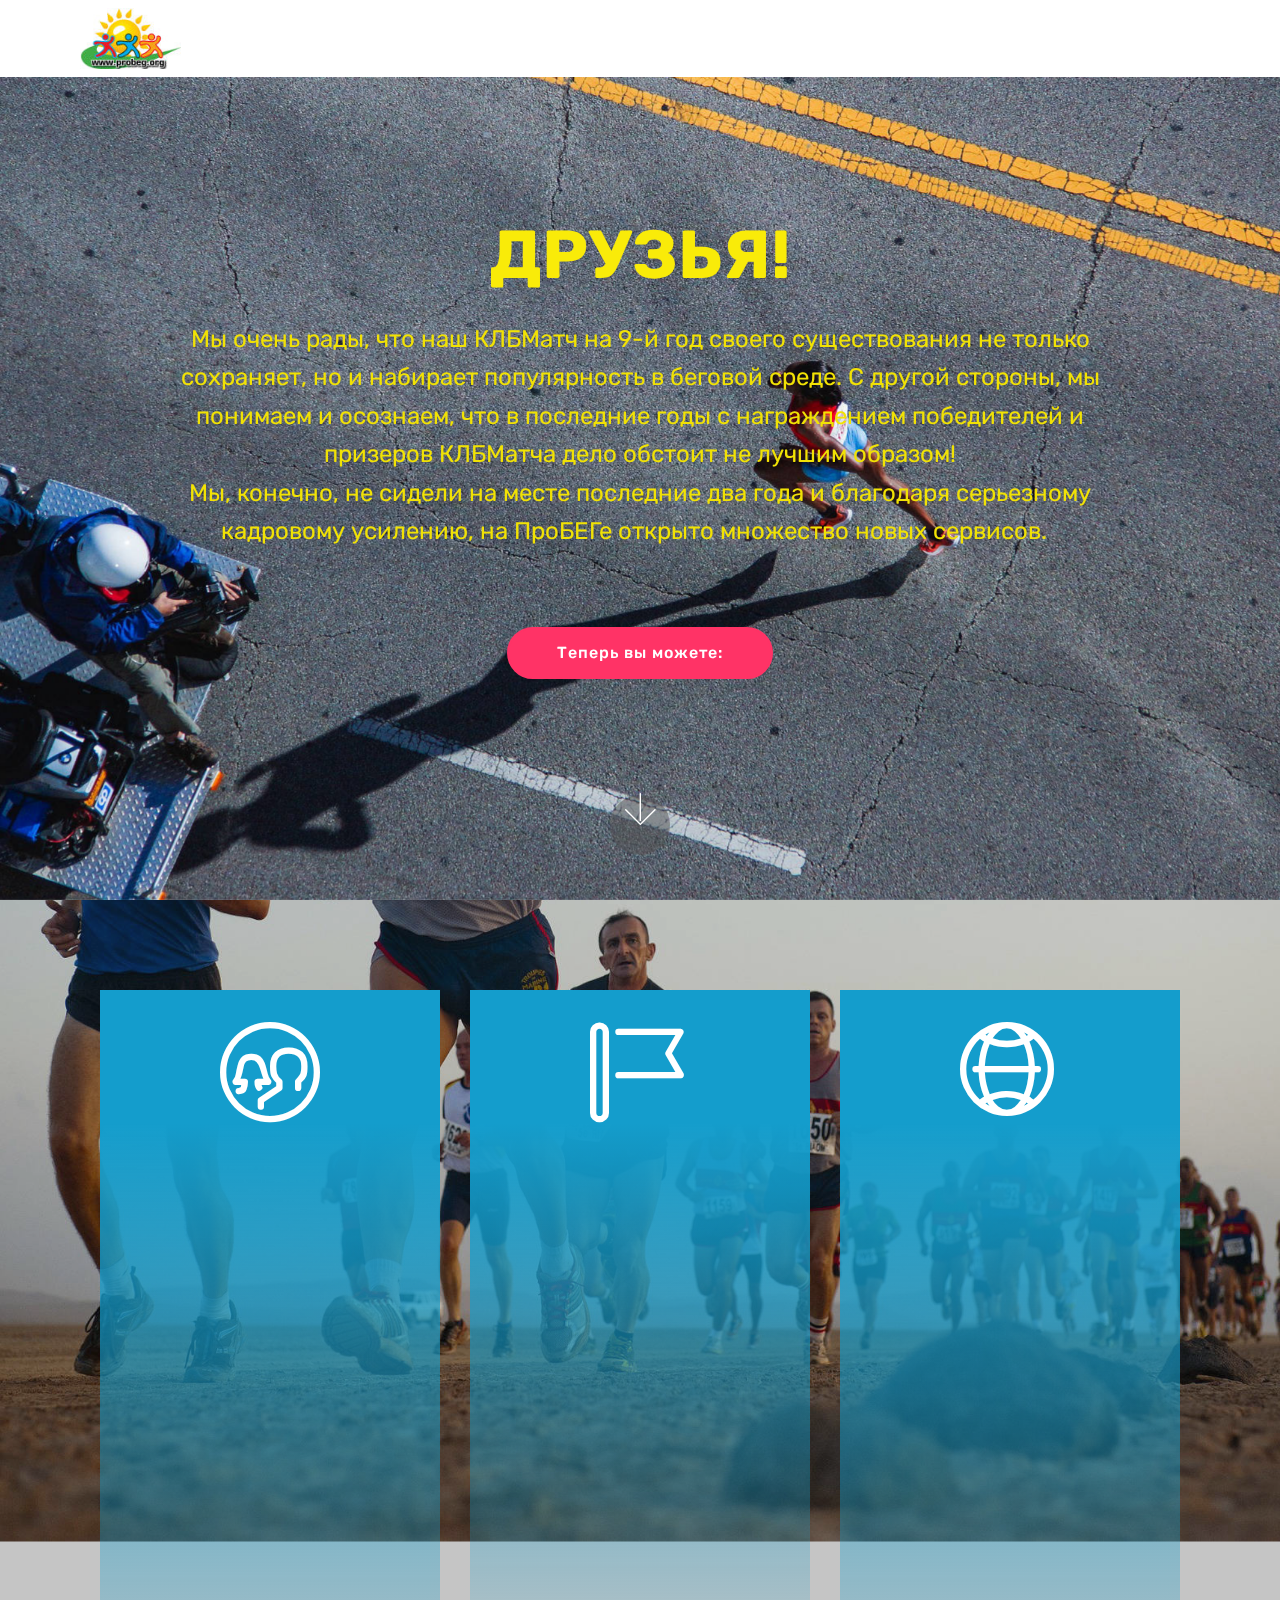
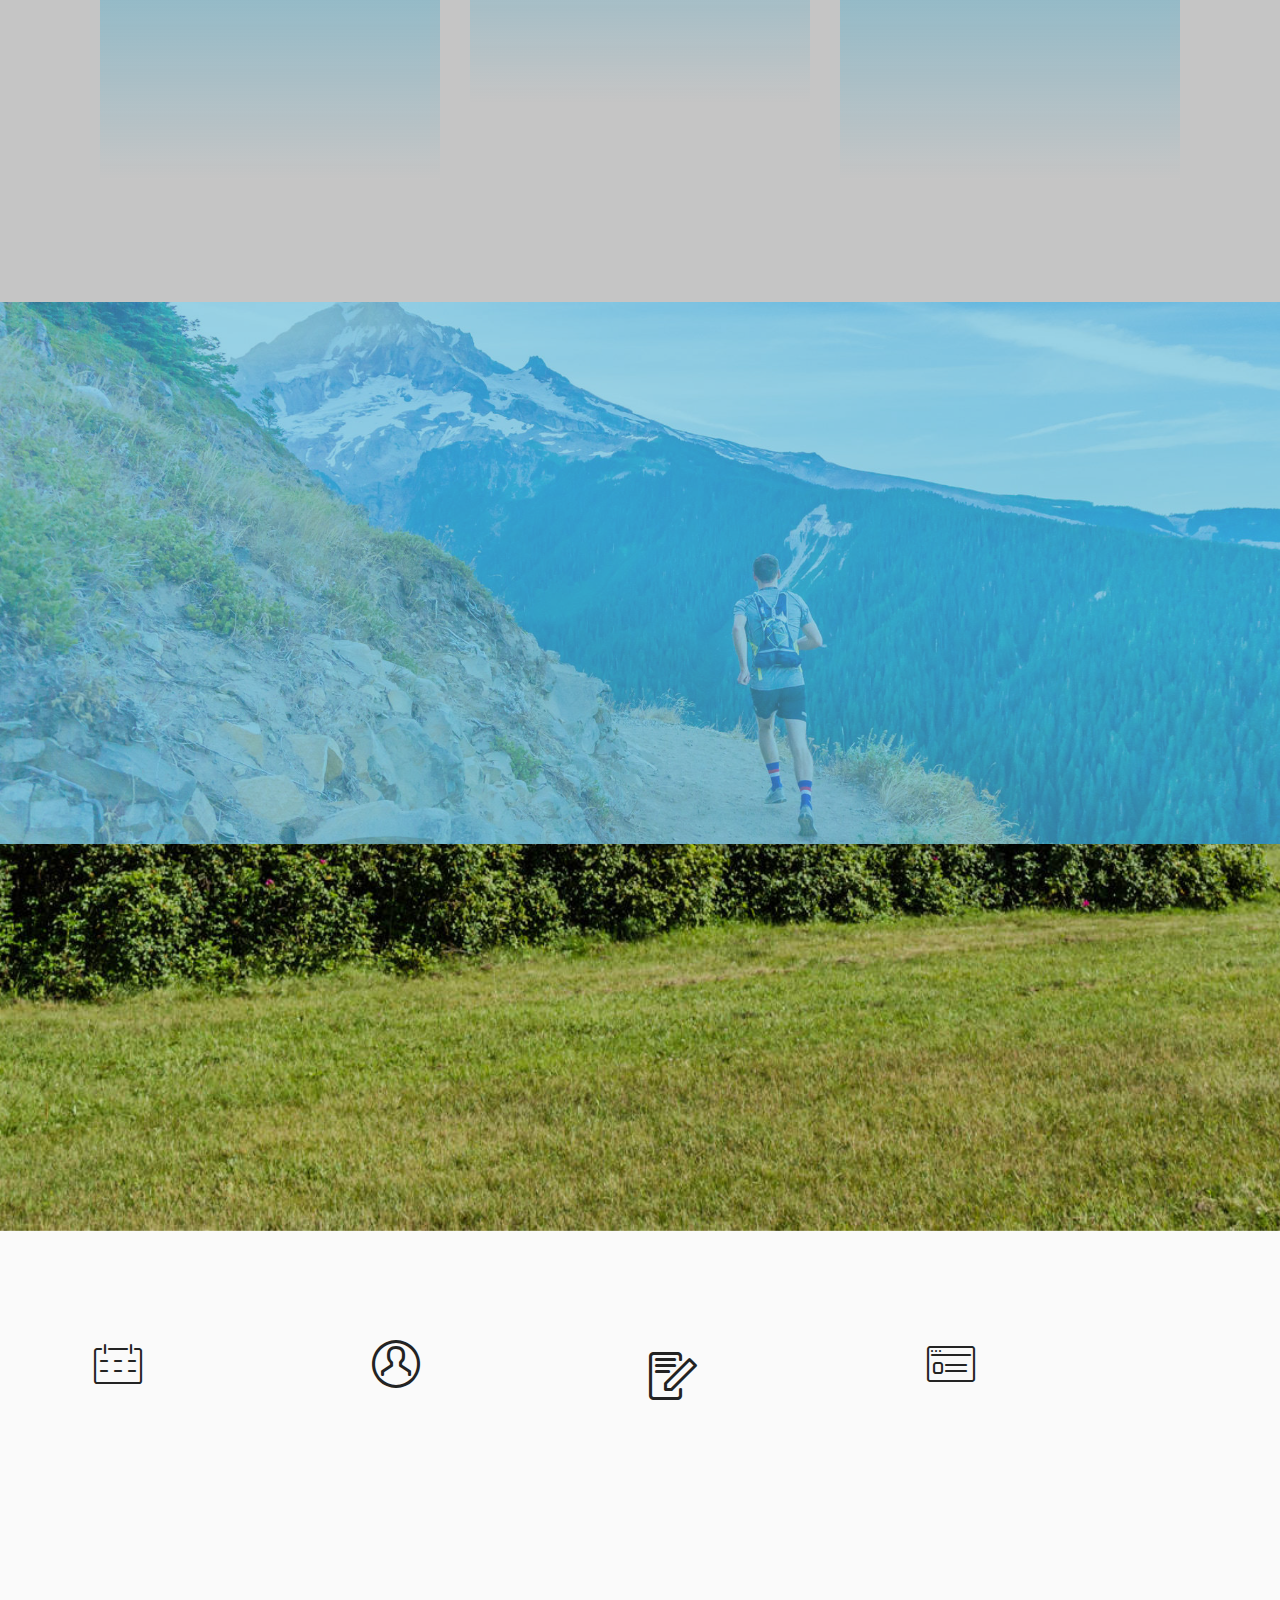
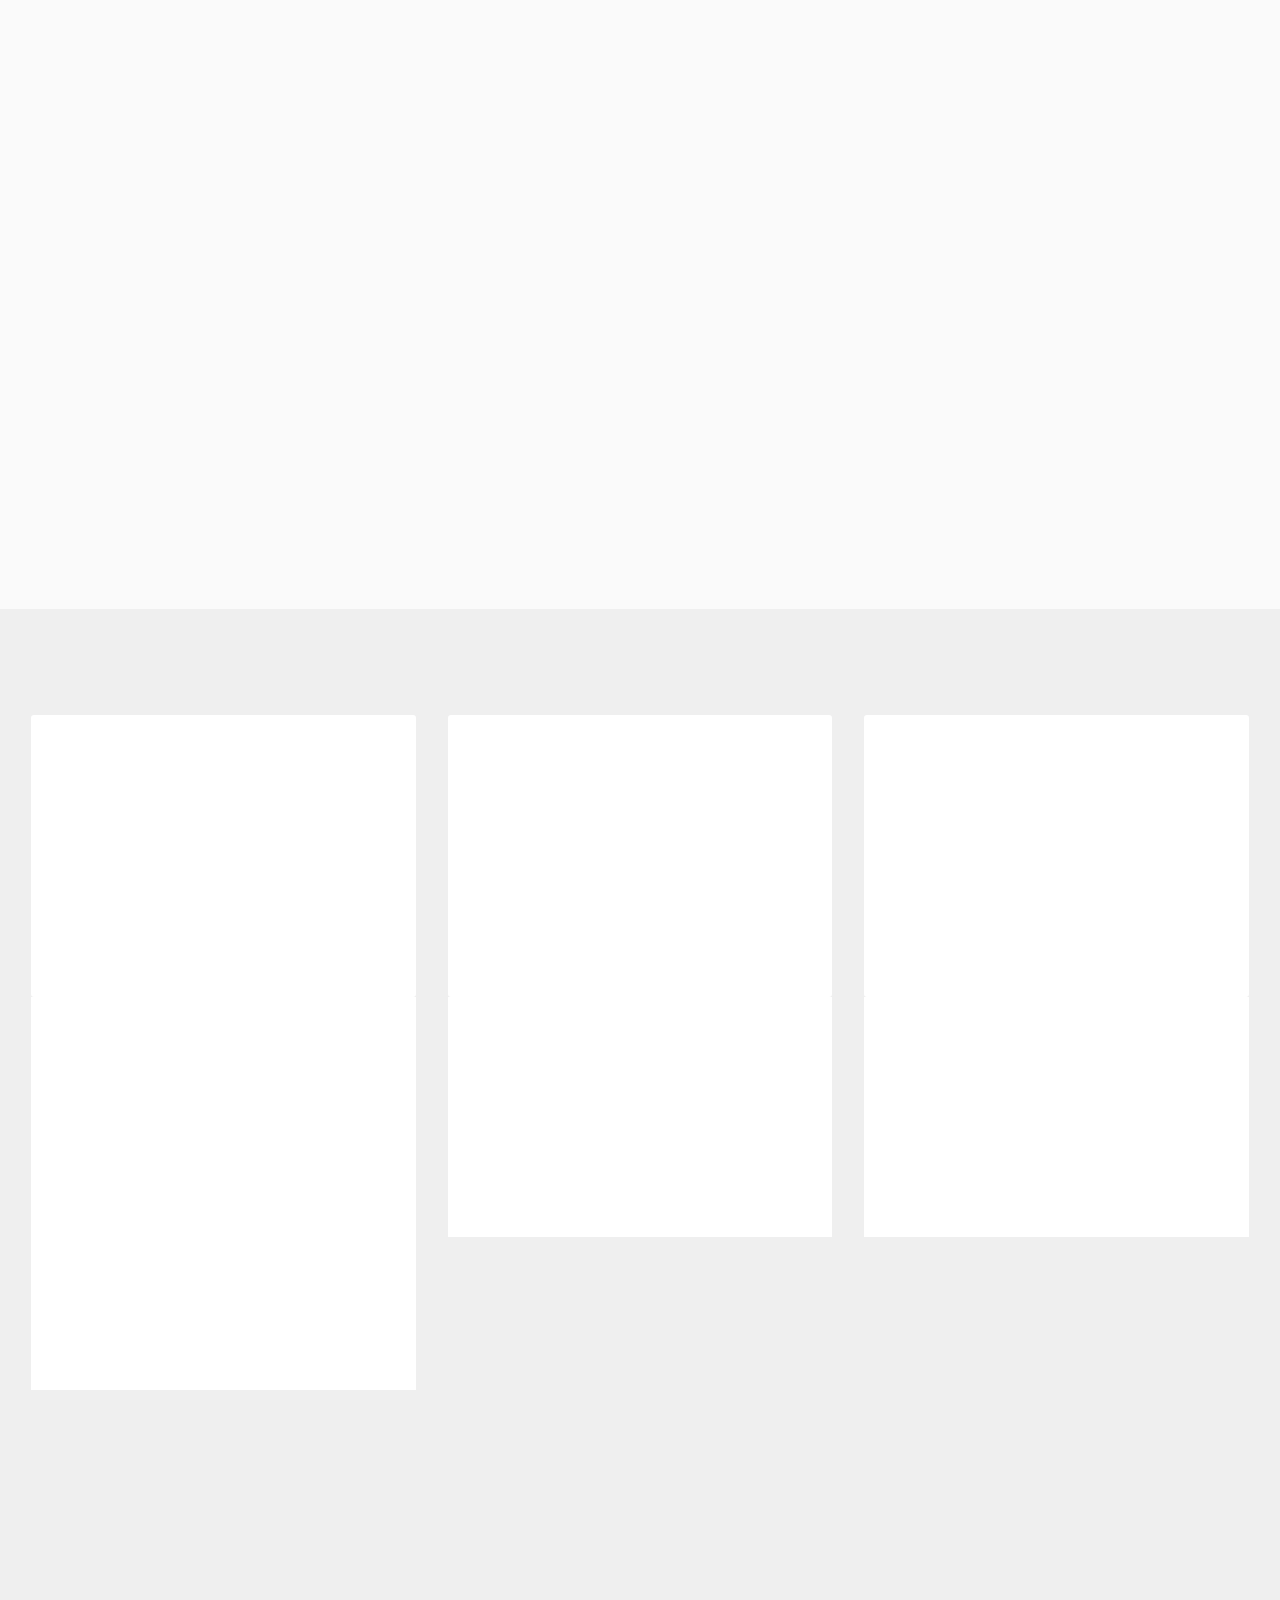
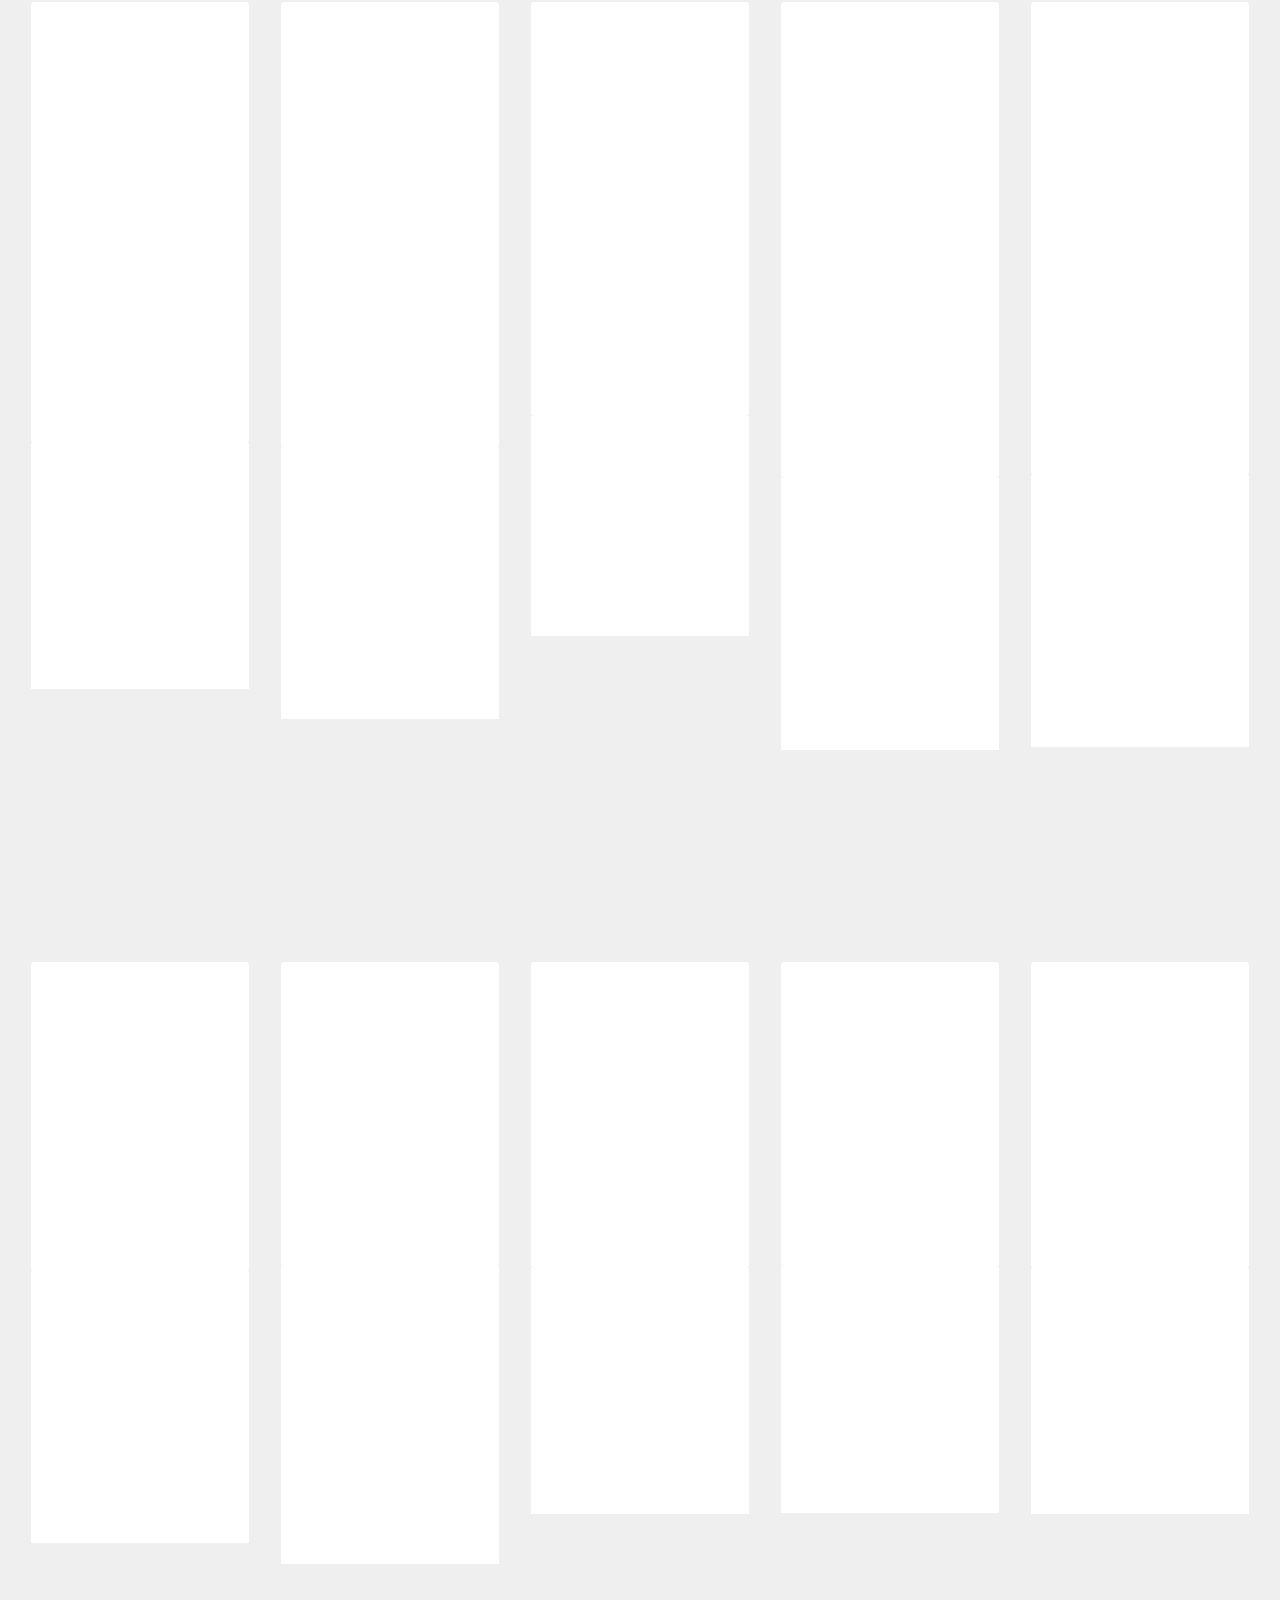
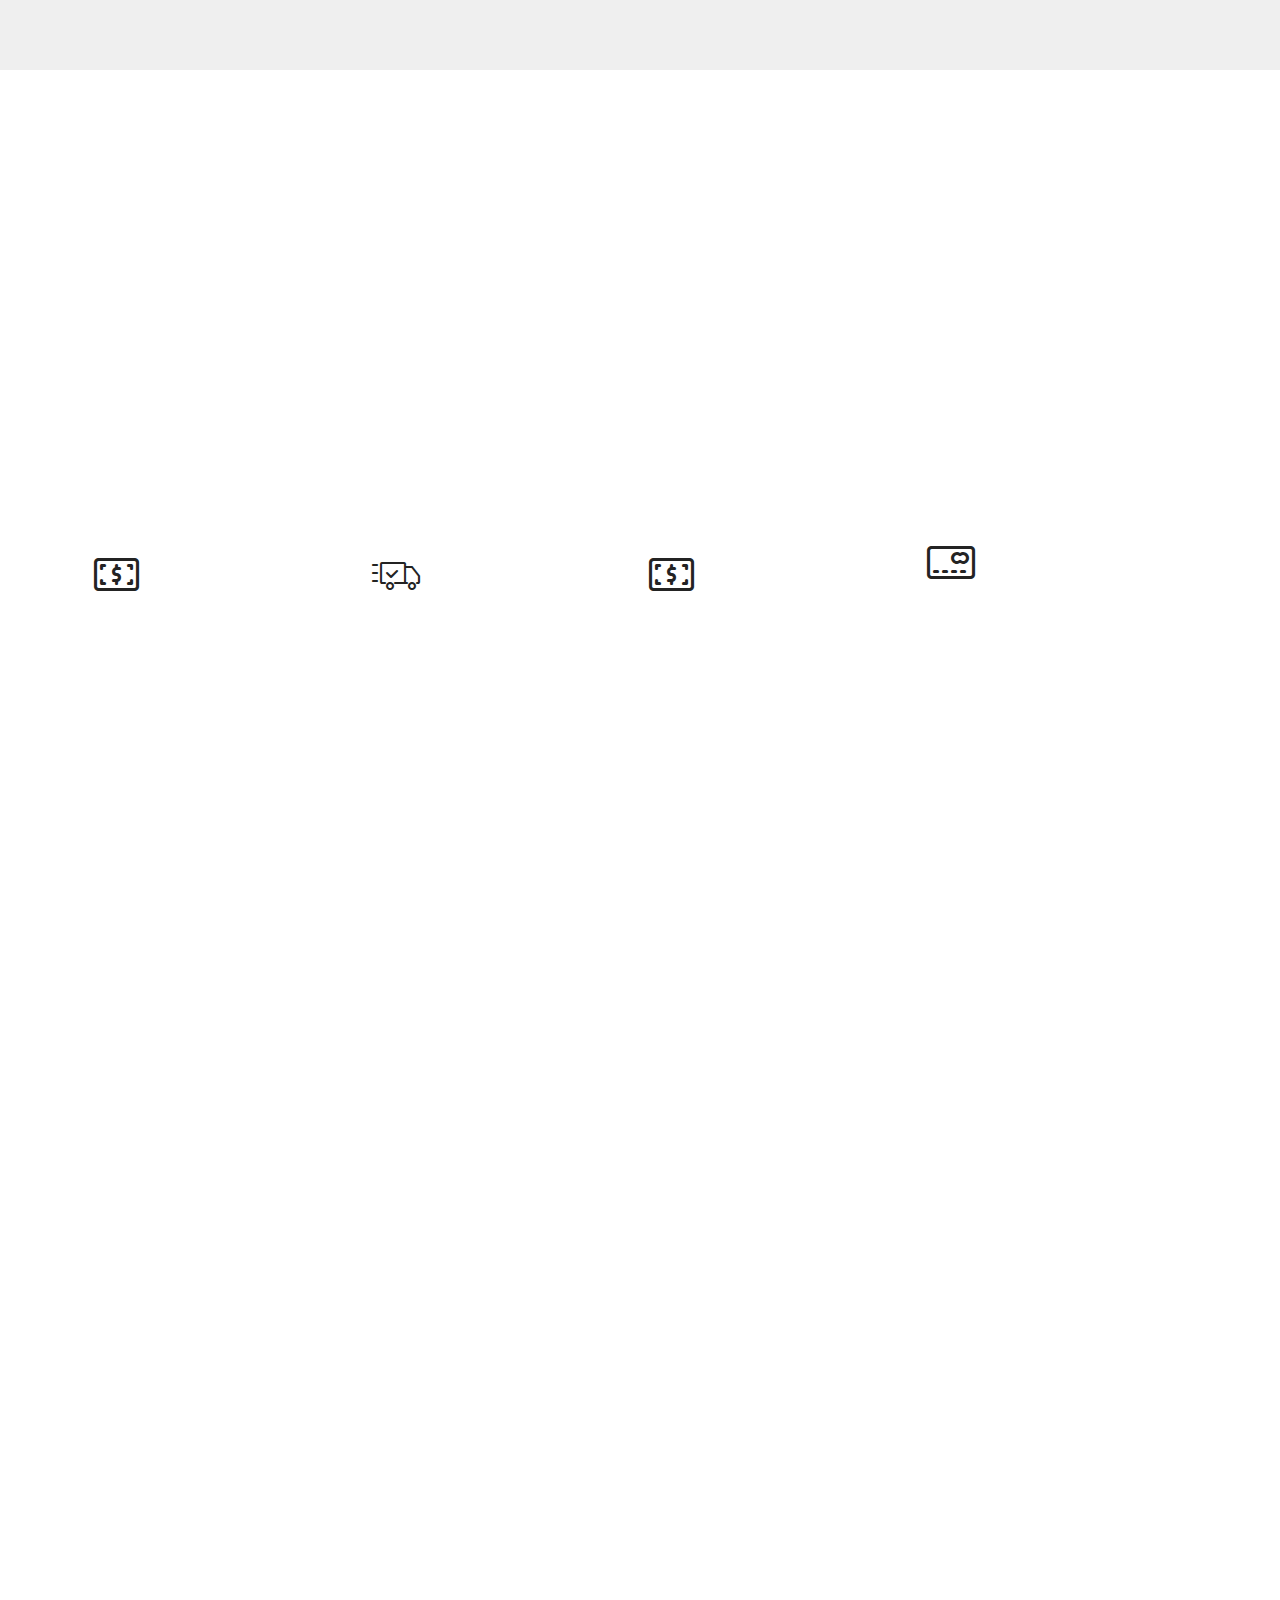
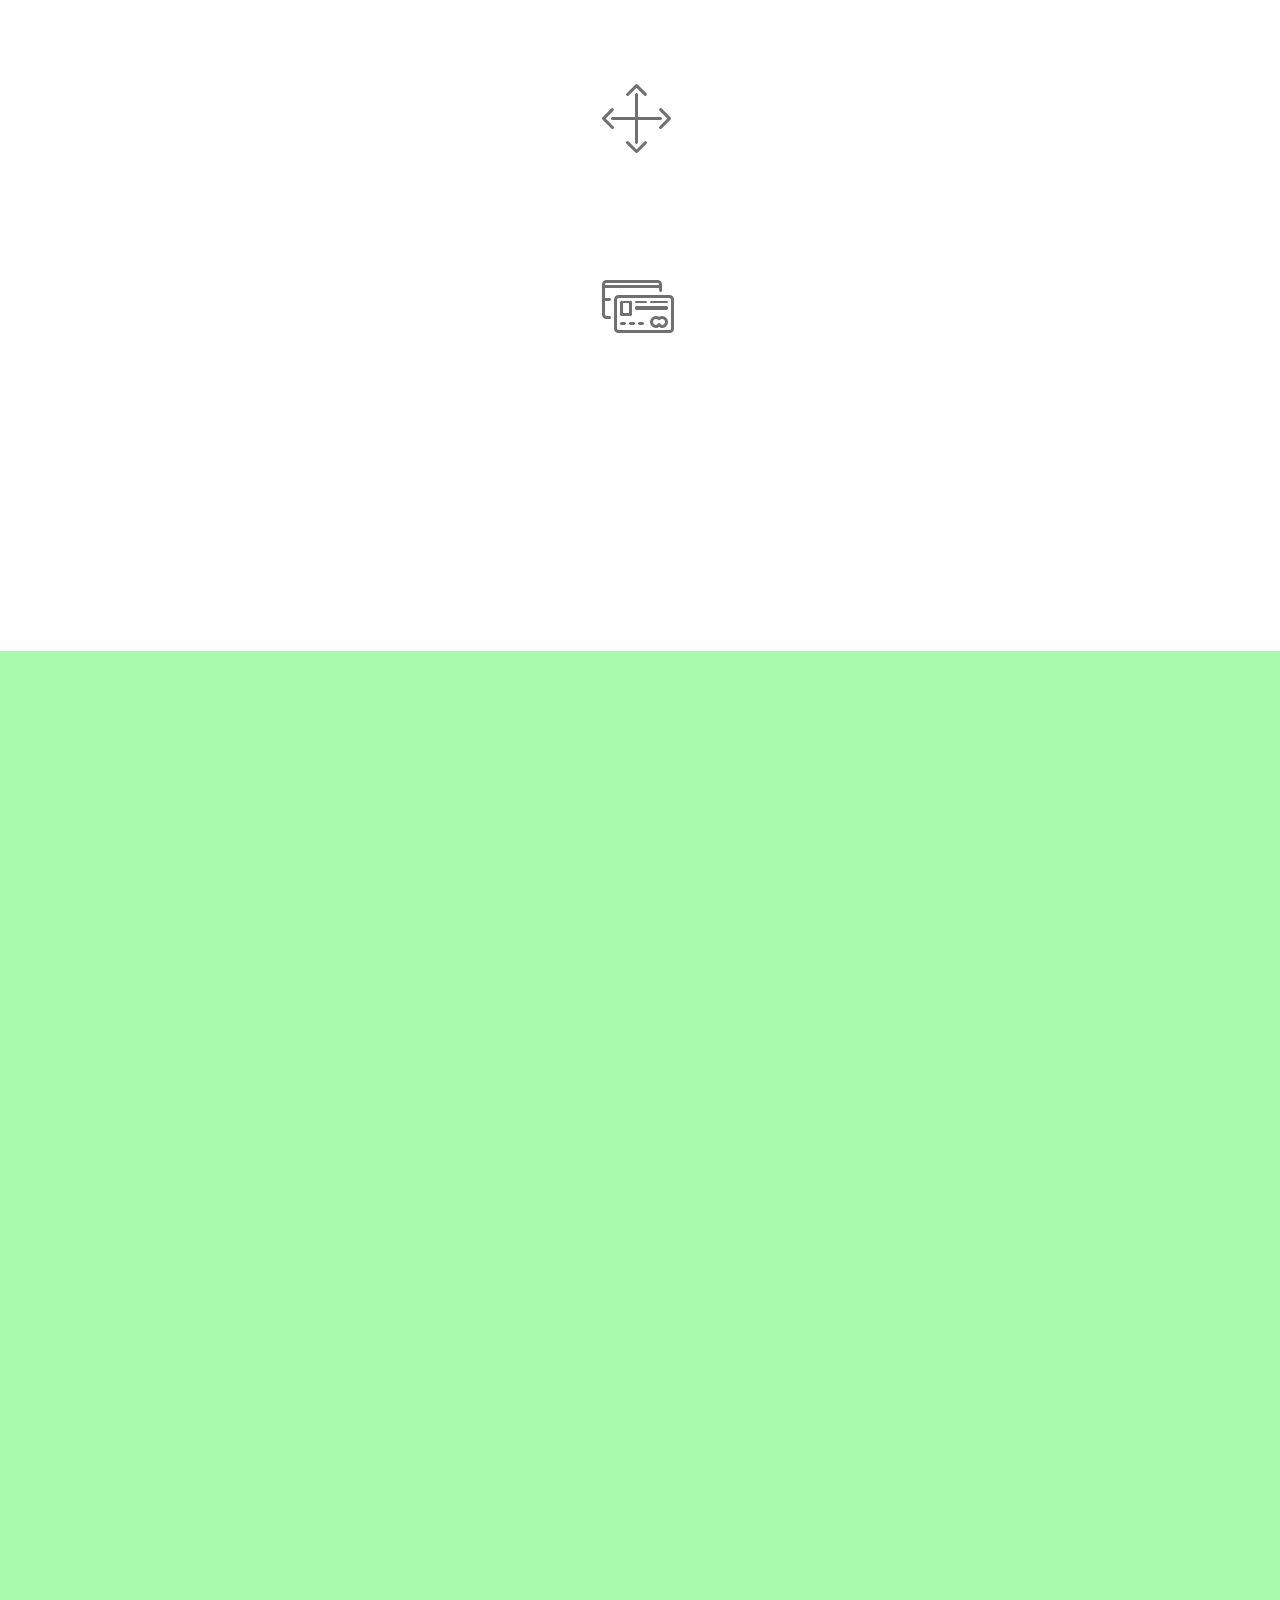
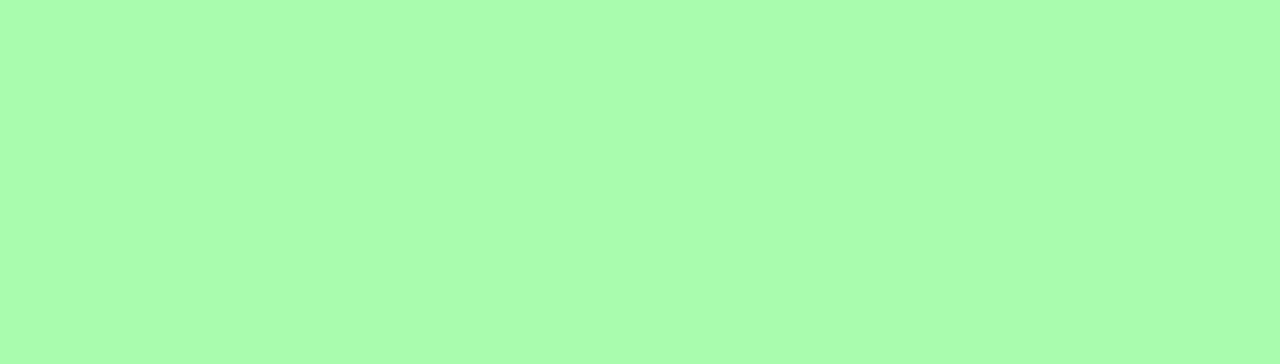
<file: index.html>
<!DOCTYPE html>
<html >
<head>
  <!-- Site made with Mobirise Website Builder v4.7.10, https://mobirise.com -->
  <meta charset="UTF-8">
  <meta http-equiv="X-UA-Compatible" content="IE=edge">
  <meta name="generator" content="Mobirise v4.7.10, mobirise.com">
  <meta name="viewport" content="width=device-width, initial-scale=1, minimum-scale=1">
  <link rel="shortcut icon" href="assets/images/logotip-probeg-solnce-122x73.jpg" type="image/x-icon">
  <meta name="description" content="">
  <title>КЛБМатч-2017</title>
  <link rel="stylesheet" href="assets/web/assets/mobirise-icons-bold/mobirise-icons-bold.css">
  <link rel="stylesheet" href="assets/web/assets/mobirise-icons/mobirise-icons.css">
  <link rel="stylesheet" href="assets/tether/tether.min.css">
  <link rel="stylesheet" href="assets/soundcloud-plugin/style.css">
  <link rel="stylesheet" href="assets/bootstrap/css/bootstrap.min.css">
  <link rel="stylesheet" href="assets/bootstrap/css/bootstrap-grid.min.css">
  <link rel="stylesheet" href="assets/bootstrap/css/bootstrap-reboot.min.css">
  <link rel="stylesheet" href="assets/animatecss/animate.min.css">
  <link rel="stylesheet" href="assets/dropdown/css/style.css">
  <link rel="stylesheet" href="assets/theme/css/style.css">
  <link rel="stylesheet" href="assets/mobirise/css/mbr-additional.css" type="text/css">
  
  
  
</head>
<body>
  <section class="menu cid-qTkzRZLJNu" once="menu" id="menu1-0">

    

    <nav class="navbar navbar-expand beta-menu navbar-dropdown align-items-center navbar-toggleable-sm">
        <button class="navbar-toggler navbar-toggler-right" type="button" data-toggle="collapse" data-target="#navbarSupportedContent" aria-controls="navbarSupportedContent" aria-expanded="false" aria-label="Toggle navigation">
            <div class="hamburger">
                <span></span>
                <span></span>
                <span></span>
                <span></span>
            </div>
        </button>
        <div class="menu-logo">
            <div class="navbar-brand">
                <span class="navbar-logo">
                    <a href="https://probeg.org">
                         <img src="assets/images/logotip-probeg-solnce-122x73.jpg" alt="ПроБЕГ в России и мире" title="ПроБЕГ в России и мире" style="height: 3.8rem;">
                    </a>
                </span>
                
            </div>
        </div>
        <div class="collapse navbar-collapse" id="navbarSupportedContent">
            
            
        </div>
    </nav>
</section>

<section class="engine"><a href="https://mobiri.se/o">free portfolio web templates</a></section><section class="cid-qTkA127IK8 mbr-fullscreen mbr-parallax-background" id="header2-1">

    

    

    <div class="container align-center">
        <div class="row justify-content-md-center">
            <div class="mbr-white col-md-10">
                <h1 class="mbr-section-title mbr-bold pb-3 mbr-fonts-style display-1">
                    ДРУЗЬЯ!</h1>
                
                <p class="mbr-text pb-3 mbr-fonts-style display-5">Мы очень рады, что наш КЛБМатч на 9-й год своего существования не только сохраняет, но и набирает популярность в беговой среде. С другой стороны, мы понимаем и осознаем, что в последние годы с награждением победителей и призеров КЛБМатча дело обстоит не лучшим образом!<br>Мы, конечно, не сидели на месте последние два года и благодаря серьезному кадровому усилению, на ПроБЕГе открыто множество новых сервисов. &nbsp;<br><br></p>
                <div class="mbr-section-btn"><a class="btn btn-md btn-secondary display-4" href="index.html#features8-5">Теперь вы можете:</a></div>
            </div>
        </div>
    </div>
    <div class="mbr-arrow hidden-sm-down" aria-hidden="true">
        <a href="#next">
            <i class="mbri-down mbr-iconfont"></i>
        </a>
    </div>
</section>

<section class="features8 cid-qWx1GgSWI3 mbr-parallax-background" id="features8-5">

    

    <div class="mbr-overlay" style="opacity: 0.2; background-color: rgb(35, 35, 35);">
    </div>

    <div class="container">
        <div class="media-container-row">

            <div class="card  col-12 col-md-6 col-lg-4">
                <div class="card-img">
                    <span class="mbr-iconfont mbrib-users"></span>
                </div>
                <div class="card-box align-center">
                    <h4 class="card-title mbr-fonts-style display-7"><strong>Пользователи</strong></h4>
                    <p class="mbr-text mbr-fonts-style display-7">1. Собрать в одном месте свои результаты со всего мира.<br><br>2. Всегда видеть свои лучшие результаты на любой дистанции, в том числе на паркранах.&nbsp;<br><br>3. Анализировать свои выступления на одном старте за многие годы.<br><br>4. Делиться отчетами и фотографиями со стартов.<br><br>5. Планировать свой беговой календарь и видеть, кто из друзей также планирует принять в нем участие.</p>
                    <div class="mbr-section-btn text-center"><a href="http://base.probeg.org/user/9/" class="btn btn-secondary display-4" target="_blank">
                            Например</a></div>
                </div>
            </div>

            <div class="card  col-12 col-md-6 col-lg-4">
                <div class="card-img">
                    <span class="mbr-iconfont mbrib-flag"></span>
                </div>
                <div class="card-box align-center">
                    <h4 class="card-title mbr-fonts-style display-7"><strong>Оранизаторы &nbsp;стартов</strong></h4>
                    <p class="mbr-text mbr-fonts-style display-7">
                       Зарегистрируйтесь на ПроБЕГе - и вы всегда сможете: <br><br>1. вовремя включить свой старт в общероссийсий календарь беговых событий;<br><br>2. оперативно выкладывать и обновлять всю информацию о своем мероприятии;<br><br>3. публиковать на титульной странице ПроБЕГа важную информацию, например, об открытии регистрации и т.д. &nbsp;</p>
                    <div class="mbr-section-btn text-center"><a href="http://base.probeg.org/login/" class="btn btn-secondary display-4" target="_blank">
                            Попробовать</a></div>
                </div>
            </div>

            <div class="card  col-12 col-md-6 col-lg-4">
                <div class="card-img">
                    <span class="mbr-iconfont mbrib-globe-2"></span>
                </div>
                <div class="card-box align-center">
                    <h4 class="card-title mbr-fonts-style display-7"><strong>Руководители беговых &nbsp;клубов</strong></h4>
                    <p class="mbr-text mbr-fonts-style display-7">1. Теперь у руководителей клуба всегда под рукой список членов клуба с их контактной информацией.
<br><br>2. Все члены клуба могут смотреть, в каких забегах собираются участвовать одноклубники.<br><br>3. ПроБЕГ рассчитает для вас, кто в клубе показал лучший результат на основных дистанциях за всё время в клубе или за конкретный год.<br>&nbsp;<br>4. Вы теперь всегда можете добавлять членам клуба результаты на любых забегах.</p>
                    <div class="mbr-section-btn text-center"><a href="http://base.probeg.org/clubs/about/" class="btn btn-secondary display-4" target="_blank">
                            Подробнее</a></div>
                </div>
            </div>

            
        </div>
    </div>
</section>

<section class="mbr-section info3 cid-qXkOdFWois" id="info3-j">

    

    <div class="mbr-overlay" style="opacity: 0.6; background-color: rgb(85, 180, 212);">
    </div>

    <div class="container">
        <div class="row justify-content-center">
            <div class="media-container-column title col-12 col-md-10">
                <h2 class="align-left mbr-bold mbr-white pb-3 mbr-fonts-style display-2"><span style="font-weight: normal;">Также  много  сделано и  для  развития  самого  КЛБМатча</span></h2>
                <h3 class="mbr-section-subtitle align-left mbr-light mbr-white pb-3 mbr-fonts-style display-5"><strong>1. Макcимально автоматизирована &nbsp;работа  по обработке  протоколов, что позволяет вводить  результаты в кратчайшие  сроки;
</strong><div><strong>
</strong></div><div><strong>2. Организаторы  стартов, заинтересованные в  быстрой  обработке  протоколов, теперь могут  это  делать  сами;
</strong></div><div><strong>
</strong></div><div><strong>3. Права  на  ввод  результатов  предоставлены  руководителям  клубов;
</strong></div><div><strong>
</strong></div><div><strong>4. Участники  КЛБМатча, зарегистрированные  на  ПроБЕГе,  могут &nbsp;теперь &nbsp;сами &nbsp;вводить  свои  результаты.&nbsp;</strong></div></h3>
                
                
            </div>
        </div>
    </div>
</section>

<section class="features14 cid-qXIb2c0qOj mbr-parallax-background" id="features14-v">
    
    

    <div class="mbr-overlay" style="opacity: 0.7; background-color: rgb(255, 255, 255);">
    </div>
    <div class="container align-center">
        <h2 class="mbr-section-title pb-3 mbr-fonts-style display-2"><font color="#fff000"><strong>Теперь непосредственно о награждении</strong></font><br><font color="#fff000"><strong> КЛБМатча-2017</strong></font></h2>
        <h3 class="mbr-section-subtitle pb-5 mbr-fonts-style display-5">
            Свои награды вы сможете забрать на регистрации марафона "Белые Ночи"<br>в Санкт-Петербургском СКК.<br><br>Тем, кто не сможет забрать свои награды на регистрации, они будут рассылаться почтой.<br>Кто заведомо не едет на марафон в Санкт-Петербург, просим написать свой адрес<br> на наш основной мэйл: info@probeg.org или в форме получения наград внизу страницы.</h3>
        <div class="media-container-column">
            <div class="row justify-content-center">
                <div class="card p-4 col-12 col-md-6 col-lg-3">
                    <div class="media pb-3">
                        <div class="card-img align-self-center">
                            <span class="mbr-iconfont mbri-calendar"></span>
                        </div>
                        <div class="media-body">
                            <h4 class="card-title py-2 align-left mbr-fonts-style display-5">
                                Когда?</h4>
                        </div>
                    </div>                
                    <div class="card-box align-left">
                        <p class="mbr-text mbr-fonts-style display-7">В субботу 21 июля<br> с момента открытия регистрации<br> и до ее окончания.</p>
                    </div>
                </div>

                <div class="card p-4 col-12 col-md-6 col-lg-3">
                <div class="media pb-3">
                    <div class="card-img align-self-center">
                        <span class="mbr-iconfont mbrib-user"></span>
                    </div>
                    <div class="media-body">
                        <h4 class="card-title py-2 align-left mbr-fonts-style display-5">
                                У кого?</h4>
                    </div>
                </div>
                    <div class="card-box align-left">
                        <p class="mbr-text mbr-fonts-style display-7">
                            Выдавать награды будет один из наших админов<br>Евгений Куров.<br>Кто его еще не знает - <br>фото немного ниже.&nbsp;</p>
                    </div>
                </div>

                <div class="card p-4 col-12 col-md-6 col-lg-3">
                <div class="media pb-3">
                    <div class="card-img align-self-center">
                        <span class="mbr-iconfont mbrib-edit"></span>
                    </div>
                    <div class="media-body">
                        <h4 class="card-title py-2 align-left mbr-fonts-style display-5">
                            Контакты для связи</h4>
                    </div>
                </div>
                    <div class="card-box align-left">
                        <p class="mbr-text mbr-fonts-style display-7">
                           +7 921 855-755-8<br>+7 999 044-62-51</p>
                    </div>
                </div>

                <div class="card p-4 col-12 col-md-6 col-lg-3">
                <div class="media pb-3">
                    <div class="card-img align-self-center">
                        <span class="mbri-sites mbr-iconfont"></span>
                    </div>
                    <div class="media-body">
                        <h4 class="card-title py-2 align-left mbr-fonts-style display-5">
                            Форс-мажор</h4>
                    </div>
                </div>
                    <div class="card-box align-left">
                        <p class="mbr-text mbr-fonts-style display-7">
                           Если вы приезжаете или раньше, или позже и не будете на регистрации в субботу, то по указанным телефонам можно будет попробовать их забрать в &nbsp; день марафона до старта. &nbsp;&nbsp;</p>
                    </div>
                </div>
            </div>
            <div class="media-container-row image-row">
                <div class="mbr-figure" style="width: 33%;">
                    <img src="assets/images/img-7575-630x790.jpg" alt="Mobirise" title="">
                </div>
            </div>
        </div>
    </div>
</section>

<section class="features17 cid-qXI5xLdAXI" id="features17-t">
    
    

    
    <div class="container-fluid">
        <div class="media-container-row">
            <div class="card p-3 col-12 col-md-6 col-lg-4">
                <div class="card-wrapper">
                    <div class="card-img">
                        <img src="assets/images/1-place-tz-900x660.jpg" alt="Mobirise" title="">
                    </div>
                    <div class="card-box">
                        <h4 class="card-title pb-3 mbr-fonts-style display-7">
                            Медаль клубам</h4>
                        <p class="mbr-text mbr-fonts-style display-7">
                            Награждаются зачетные (15 человек) участники команд призеров (1-3 место) в абсолютном зачете и зачете по численности<br>(На фото - медаль за I место в зачете по численности)&nbsp;<br>Для КЛБ "Парсек" - абсолютного победителя КЛБМатча:<br> на оброте так и написано - КЛБ "Парсек" ....<br> и их &nbsp; 100 штук ....</p>
                    </div>
                </div>
            </div>

            <div class="card p-3 col-12 col-md-6 col-lg-4">
                <div class="card-wrapper">
                    <div class="card-img">
                        <img src="assets/images/2-place-lz-900x660.jpg" alt="Mobirise" title="">
                    </div>
                    <div class="card-box">
                        <h4 class="card-title pb-3 mbr-fonts-style display-7">
                            Медаль участникам</h4>
                        <p class="mbr-text mbr-fonts-style display-7">
                            Награждаются победители и призеры в возрастных группах.<br>В прямоугольник будет вклеена шильда с указанием группы.<br>(На фото - серебрянная медаль)</p>
                    </div>
                </div>
            </div>

            <div class="card p-3 col-12 col-md-6 col-lg-4">
                <div class="card-wrapper">
                    <div class="card-img">
                        <img src="assets/images/3-place-lz-900x660.jpg" alt="Mobirise" title="">
                    </div>
                    <div class="card-box">
                        <h4 class="card-title pb-3 mbr-fonts-style display-7">Медаль участникам</h4>
                        <p class="mbr-text mbr-fonts-style display-7">Награждаются победители и призеры в возрастных группах.
<br>В прямоугольник будет вклеена шильда с указанием группы.
<br>(На фото - бронзовая медаль)</p>
                    </div>
                </div>
            </div>

            
            
            
        </div>
    </div>
</section>

<section class="features17 cid-qXI2fkWFaP" id="features17-q">
    
    

    
    <div class="container-fluid">
        <div class="media-container-row">
            <div class="card p-3 col-12 col-md-6 my-col">
                <div class="card-wrapper">
                    <div class="card-img">
                        <img src="assets/images/screenshot-8511-team-absolut-431x871.jpg" alt="Mobirise" title="">
                    </div>
                    <div class="card-box">
                        <h4 class="card-title pb-3 mbr-fonts-style display-7">
                            Кубок <br>призерам в командном зачете</h4>
                        <p class="mbr-text mbr-fonts-style display-7">
                            Награждение шести команд призеров в абсолютном зачете</p>
                    </div>
                </div>
            </div>

            <div class="card p-3 col-12 col-md-6 my-col">
                <div class="card-wrapper">
                    <div class="card-img">
                        <img src="assets/images/screenshot-8736-team-chislen-3-427x871.jpg" alt="Mobirise" title="">
                    </div>
                    <div class="card-box">
                        <h4 class="card-title pb-3 mbr-fonts-style display-7">Кубок <br>призерам в командном зачете</h4>
                        <p class="mbr-text mbr-fonts-style display-7">
                            Награждение пяти команд призеров по численности:<br>- до 18 человек<br>- 19 - 40 человек</p>
                    </div>
                </div>
            </div>

            <div class="card p-3 col-12 col-md-6 my-col">
                <div class="card-wrapper">
                    <div class="card-img">
                        <img src="assets/images/screenshot-5275-lichn-abs-458x868.jpg" alt="Mobirise" title="">
                    </div>
                    <div class="card-box">
                        <h4 class="card-title pb-3 mbr-fonts-style display-7">
                            Кубок <br>победителям в личном зачете</h4>
                        <p class="mbr-text mbr-fonts-style display-7">
                            Награждение абсолютных победитетлей&nbsp;</p>
                    </div>
                </div>
            </div>

            <div class="card p-3 col-12 col-md-6 my-col">
                <div class="card-wrapper">
                    <div class="card-img">
                        <img src="assets/images/screenshot-5340-lichn-age-man-399x871.jpg" alt="Mobirise" title="">
                    </div>
                    <div class="card-box">
                        <h4 class="card-title pb-3 mbr-fonts-style display-7">Кубок 
<div>победителям в личном зачете</div></h4>
                        <p class="mbr-text mbr-fonts-style display-7">
                           Награждение победителей в возрастных группах.<br>Мужчины.</p>
                    </div>
                </div>
            </div>
            <div class="card p-3 col-12 col-md-6 my-col">
                <div class="card-wrapper">
                    <div class="card-img">
                        <img src="assets/images/screenshot-5340-lichn-age-women-403x873.jpg" alt="Mobirise" title="">
                    </div>
                    <div class="card-box">
                        <h4 class="card-title pb-3 mbr-fonts-style display-7">Кубок 
<div>победителям в личном зачете</div></h4>
                        <p class="mbr-text mbr-fonts-style display-7">Награждение победителей в возрастных группах.
<br>Женщины.</p>
                    </div>
                </div>
            </div>
            
        </div>
    </div>
</section>

<section class="features17 cid-qXI8NjAHZp" id="features17-u">
    
    

    
    <div class="container-fluid">
        <div class="media-container-row">
            <div class="card p-3 col-12 col-md-6 my-col">
                <div class="card-wrapper">
                    <div class="card-img">
                        <img src="assets/images/d-1040-team-abs-560x793.jpg" alt="Mobirise" title="">
                    </div>
                    <div class="card-box">
                        <h4 class="card-title pb-3 mbr-fonts-style display-7">Диплом 
<div>призерам в командном зачете</div></h4>
                        <p class="mbr-text mbr-fonts-style display-7">
                            Награждаются команды, занявшие 1 - 6 место в абсолютном зачете &nbsp;</p>
                    </div>
                </div>
            </div>

            <div class="card p-3 col-12 col-md-6 my-col">
                <div class="card-wrapper">
                    <div class="card-img">
                        <img src="assets/images/d-1040-team-chislen-573x799.jpg" alt="Mobirise" title="">
                    </div>
                    <div class="card-box">
                        <h4 class="card-title pb-3 mbr-fonts-style display-7">Диплом 
<div>призерам в командном зачете</div></h4>
                        <p class="mbr-text mbr-fonts-style display-7">
                            Награждаются команды, занявшие 1 - 5 место в зачете по численности<br>- до 18 человек<br>- 19-40 человек</p>
                    </div>
                </div>
            </div>

            <div class="card p-3 col-12 col-md-6 my-col">
                <div class="card-wrapper">
                    <div class="card-img">
                        <img src="assets/images/d-1040-lz-1-572x802.jpg" alt="Mobirise" title="">
                    </div>
                    <div class="card-box">
                        <h4 class="card-title pb-3 mbr-fonts-style display-7">Диплом 
<div>призерам в личном зачете</div></h4>
                        <p class="mbr-text mbr-fonts-style display-7">
                            Награждаются победители в возрастных группах</p>
                    </div>
                </div>
            </div>

            <div class="card p-3 col-12 col-md-6 my-col">
                <div class="card-wrapper">
                    <div class="card-img">
                        <img src="assets/images/d-1040-lz-2-573x801.jpg" alt="Mobirise" title="">
                    </div>
                    <div class="card-box">
                        <h4 class="card-title pb-3 mbr-fonts-style display-7">Диплом 
<div>призерам в личном зачете</div></h4>
                        <p class="mbr-text mbr-fonts-style display-7">
                           Награждаются вторые призеры в возрастных группах
                        </p>
                    </div>
                </div>
            </div>
            <div class="card p-3 col-12 col-md-6 my-col">
                <div class="card-wrapper">
                    <div class="card-img">
                        <img src="assets/images/d-1040-lz-3-572x802.jpg" alt="Mobirise" title="">
                    </div>
                    <div class="card-box">
                        <h4 class="card-title pb-3 mbr-fonts-style display-7">Диплом 
<div>призерам в личном зачете</div></h4>
                        <p class="mbr-text mbr-fonts-style display-7">
                            Награждаются третьи призеры в возрастных группах
                        </p>
                    </div>
                </div>
            </div>
            
        </div>
    </div>
</section>

<section class="features14 cid-qWxu2IPHob" id="features14-i">
    
    

    
    <div class="container align-center">
        <h2 class="mbr-section-title pb-3 mbr-fonts-style display-2">
            Медаль всем желающим</h2>
        <h3 class="mbr-section-subtitle pb-5 mbr-fonts-style display-5">
            Всем, кто хотел бы иметь память об участии в матче, мы подготовили отдельную медаль.<br>Принимаем заказы на отправку медали почтой. Форма заявки ниже.&nbsp;<br>По каждой заявке мы свяжемся с вами отдельно по указанному в заявке мэйлу.<br>Медалей изготовлено очень немного; <br>поэтому, их рассылка будет осуществляться по очереди поступления заявок.<br>Если же заявок окажется реально много (более 200), то мы обязательно их дозакажем<br> и разошлем всем желающим. &nbsp;</h3>
        <div class="media-container-column">
            <div class="row justify-content-center">
                <div class="card p-4 col-12 col-md-6 col-lg-3">
                    <div class="media pb-3">
                        <div class="card-img align-self-center">
                            <span class="mbr-iconfont mbrib-cash"></span>
                        </div>
                        <div class="media-body">
                            <h4 class="card-title py-2 align-left mbr-fonts-style display-5">
                                Стоимость Медали</h4>
                        </div>
                    </div>                
                    <div class="card-box align-left">
                        <p class="mbr-text mbr-fonts-style display-7">
                           Цену за медаль <br>мы установили по ее себестоимости <br><strong>480</strong> рублей.</p>
                    </div>
                </div>

                <div class="card p-4 col-12 col-md-6 col-lg-3">
                <div class="media pb-3">
                    <div class="card-img align-self-center">
                        <span class="mbr-iconfont mbri-delivery"></span>
                    </div>
                    <div class="media-body">
                        <h4 class="card-title py-2 align-left mbr-fonts-style display-5">
                                Стоимость доставки</h4>
                    </div>
                </div>
                    <div class="card-box align-left">
                        <p class="mbr-text mbr-fonts-style display-7">
                            Стоимость доставки <br>(медали будут отправляться из Санкт-Петербурга)<br><strong>120-150</strong>&nbsp;рублей.&nbsp;</p>
                    </div>
                </div>

                <div class="card p-4 col-12 col-md-6 col-lg-3">
                <div class="media pb-3">
                    <div class="card-img align-self-center">
                        <span class="mbr-iconfont mbrib-cash"></span>
                    </div>
                    <div class="media-body">
                        <h4 class="card-title py-2 align-left mbr-fonts-style display-5">
                            Общая стоимость</h4>
                    </div>
                </div>
                    <div class="card-box align-left">
                        <p class="mbr-text mbr-fonts-style display-7">
                           Общая стоимость<br>одной медали с доставкой<br>почтой России&nbsp;<br><strong>600 рублей</strong>&nbsp;</p>
                    </div>
                </div>

                <div class="card p-4 col-12 col-md-6 col-lg-3">
                <div class="media pb-3">
                    <div class="card-img align-self-center">
                        <span class="mbr-iconfont mbrib-credit-card"></span>
                    </div>
                    <div class="media-body">
                        <h4 class="card-title py-2 align-left mbr-fonts-style display-5">
                            Оплата</h4>
                    </div>
                </div>
                    <div class="card-box align-left">
                        <p class="mbr-text mbr-fonts-style display-7">
                           <br>Оплата по банковской карте.<br>Сервис оплаты появится на ПроБЕГе в самое ближайшее время.&nbsp;</p>
                    </div>
                </div>
            </div>
            <div class="media-container-row image-row">
                <div class="mbr-figure" style="width: 60%;">
                    <img src="assets/images/1-3-700x700.jpg" alt="Mobirise" title="">
                </div>
            </div>
        </div>
    </div>
</section>

<section class="features11 cid-qWxlXysjwz" id="features11-d">

    

    

    <div class="container">   
        <div class="col-md-12">
            <div class="media-container-row">
                <div class="mbr-figure" style="width: 45%;">
                    <img src="assets/images/vsem-obsch-oborot-500x500.jpg" alt="Mobirise" title="">
                </div>
                <div class=" align-left aside-content">
                    
                    <div class="mbr-section-text">
                        
                    </div>

                    <div class="block-content">
                        <div class="card p-3 pr-3">
                            <div class="media">
                                <div class=" align-self-center card-img pb-3">
                                    <span class="mbr-iconfont mbri-drag-n-drop"></span>
                                </div>     
                                <div class="media-body">
                                    <h4 class="card-title mbr-fonts-style display-7">Размеры</h4>
                                </div>
                            </div>                

                            <div class="card-box">
                                <p class="block-text mbr-fonts-style display-7">
                                   Диаметр: &nbsp;70 мм<br>Толщина: 4 мм</p>
                            </div>
                        </div>

                        <div class="card p-3 pr-3">
                            <div class="media">
                                <div class="align-self-center card-img pb-3">
                                    <span class="mbr-iconfont mbri-credit-card"></span>
                                </div>     
                                <div class="media-body">
                                    <h4 class="card-title mbr-fonts-style display-7">Разное</h4>
                                </div>
                            </div>                

                            <div class="card-box">
                                <p class="block-text mbr-fonts-style display-7">1. В случае проблем с оплатой банковской картой - пишите в заявке.<br>Мы обязательно что-нибудь придумаем.<br><br>2. В случае заказа нескольких медалей, общая стоимость заказа, в каждом отдельном случае, будет расчитываться отдельно. Исходя из стоимости одной медали (480 р.) и стоимости доставки общего количества заказанных медалей.</p>
                            </div>
                        </div>
                    </div>
                </div>
            </div>
        </div> 
    </div>          
</section>

<section class="mbr-section form1 cid-qWxkUyJ60E" id="form1-a">

    

    
    <div class="container">
        <div class="row justify-content-center">
            <div class="title col-12 col-lg-8">
                <h2 class="mbr-section-title align-center pb-3 mbr-fonts-style display-2">
                    Форма<br>заказа &nbsp;медалей<br> и &nbsp;получения &nbsp;наград</h2>
                <h3 class="mbr-section-subtitle align-center mbr-light pb-3 mbr-fonts-style display-5">
                    Пожалуйста, заполните форму и отправьте.<br>Мы обязательно с вами свяжемся.<br><br><strong>В поле для сообщения:</strong><br><br>В случае заполнения формы для заказа медалей<br>просим указать:<br>1.&nbsp;количество заказываемых медалей;&nbsp;<br>2. ваш точный почтовый адрес с индексом.<br><br>В случае заполнения формы для получения<br> наград по результатам КЛБМатча-2017<br> просим указать:<br>1. о какой именно награде идет речь;<br>2. ваш точный почтовый адрес с индексом.&nbsp;</h3>
            </div>
        </div>
    </div>
    <div class="container">
        <div class="row justify-content-center">
            <div class="media-container-column col-lg-8" data-form-type="formoid">
                    <div data-form-alert="" hidden="">Спасибо! Мы получили Вашу заявку и скоро свяжемся по e-mail</div>
            
                    <form class="mbr-form" action="https://mobirise.com/" method="post" data-form-title="Mobirise Form"><input type="hidden" name="email" data-form-email="true" value="FLBgst53k6OrJOrGcjmBVmOHjXHyK4VtSeYch4om8DIFWDWbhHFc6mVVFHhPG3DhhUQ3U1xnvWM/bfqVI+j0czYudcY6XAG8yHYxNu32UldmmNhtyWX7Cf3/c4AeE7FF" data-form-field="Email">
                        <div class="row row-sm-offset">
                            <div class="col-md-4 multi-horizontal" data-for="name">
                                <div class="form-group">
                                    <label class="form-control-label mbr-fonts-style display-7" for="name-form1-a">Имя</label>
                                    <input type="text" class="form-control" name="name" data-form-field="Name" required="" placeholder="Укажите фамилию и имя" id="name-form1-a">
                                </div>
                            </div>
                            <div class="col-md-4 multi-horizontal" data-for="email">
                                <div class="form-group">
                                    <label class="form-control-label mbr-fonts-style display-7" for="email-form1-a">Email</label>
                                    <input type="email" class="form-control" name="email" data-form-field="Email" required="" placeholder="Ваш электронный адрес" id="email-form1-a">
                                </div>
                            </div>
                            <div class="col-md-4 multi-horizontal" data-for="phone">
                                <div class="form-group">
                                    <label class="form-control-label mbr-fonts-style display-7" for="phone-form1-a">Телефон</label>
                                    <input type="tel" class="form-control" name="phone" data-form-field="Phone" placeholder="Номер мобильного тел." id="phone-form1-a">
                                </div>
                            </div>
                        </div>
                        <div class="form-group" data-for="message">
                            <label class="form-control-label mbr-fonts-style display-7" for="message-form1-a">Сообщение</label>
                            <textarea type="text" class="form-control" name="message" rows="7" data-form-field="Message" placeholder="Сообщение, в зависимости от целей: заказа медали или получения наград" id="message-form1-a"></textarea>
                        </div>
            
                        <span class="input-group-btn"><button href="" type="submit" class="btn btn-form btn-primary-outline display-4">ОТПРАВИТЬ</button></span>
                    </form>
            </div>
        </div>
    </div>
</section>


  <script src="assets/web/assets/jquery/jquery.min.js"></script>
  <script src="assets/popper/popper.min.js"></script>
  <script src="assets/tether/tether.min.js"></script>
  <script src="assets/bootstrap/js/bootstrap.min.js"></script>
  <script src="assets/smoothscroll/smooth-scroll.js"></script>
  <script src="assets/touchswipe/jquery.touch-swipe.min.js"></script>
  <script src="assets/viewportchecker/jquery.viewportchecker.js"></script>
  <script src="assets/parallax/jarallax.min.js"></script>
  <script src="assets/dropdown/js/script.min.js"></script>
  <script src="assets/theme/js/script.js"></script>
  <script src="assets/formoid/formoid.min.js"></script>
  
  
 <div id="scrollToTop" class="scrollToTop mbr-arrow-up"><a style="text-align: center;"><i></i></a></div>
    <input name="animation" type="hidden">
  </body>
</html>
</file>
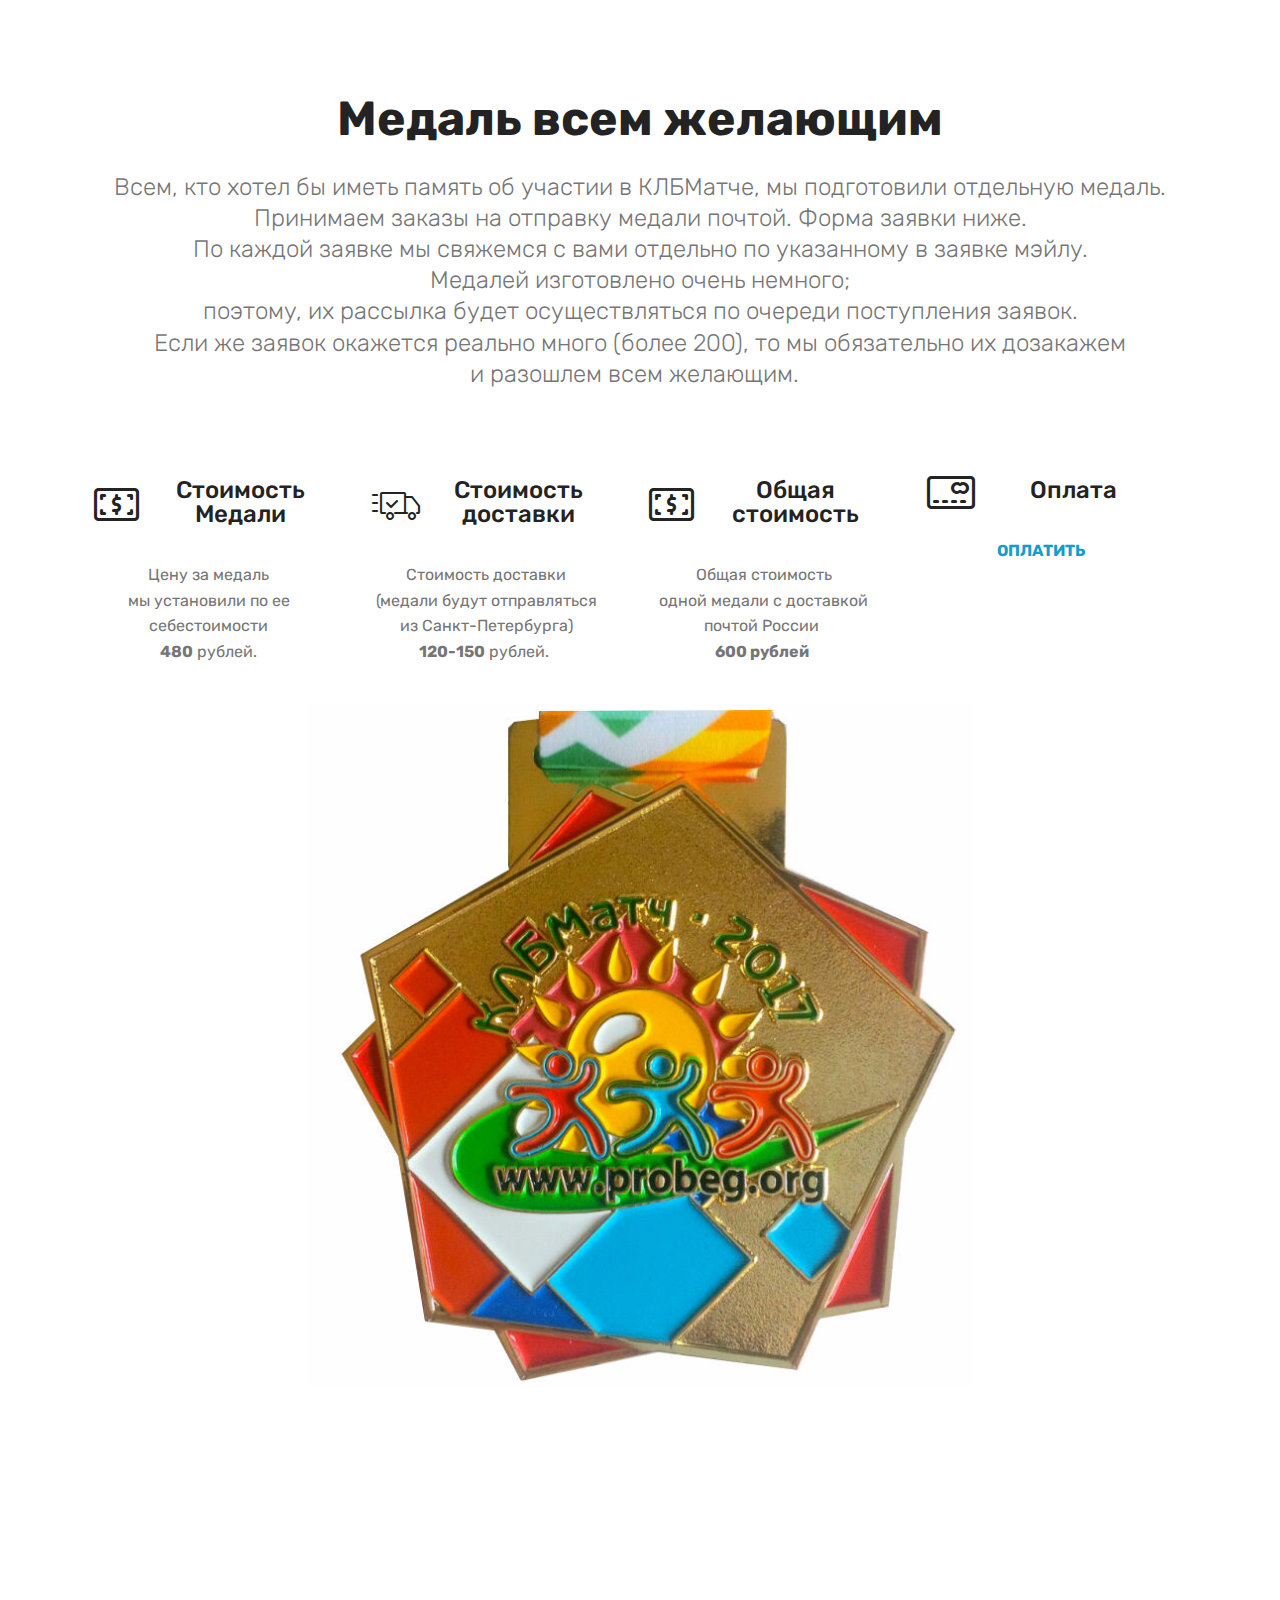
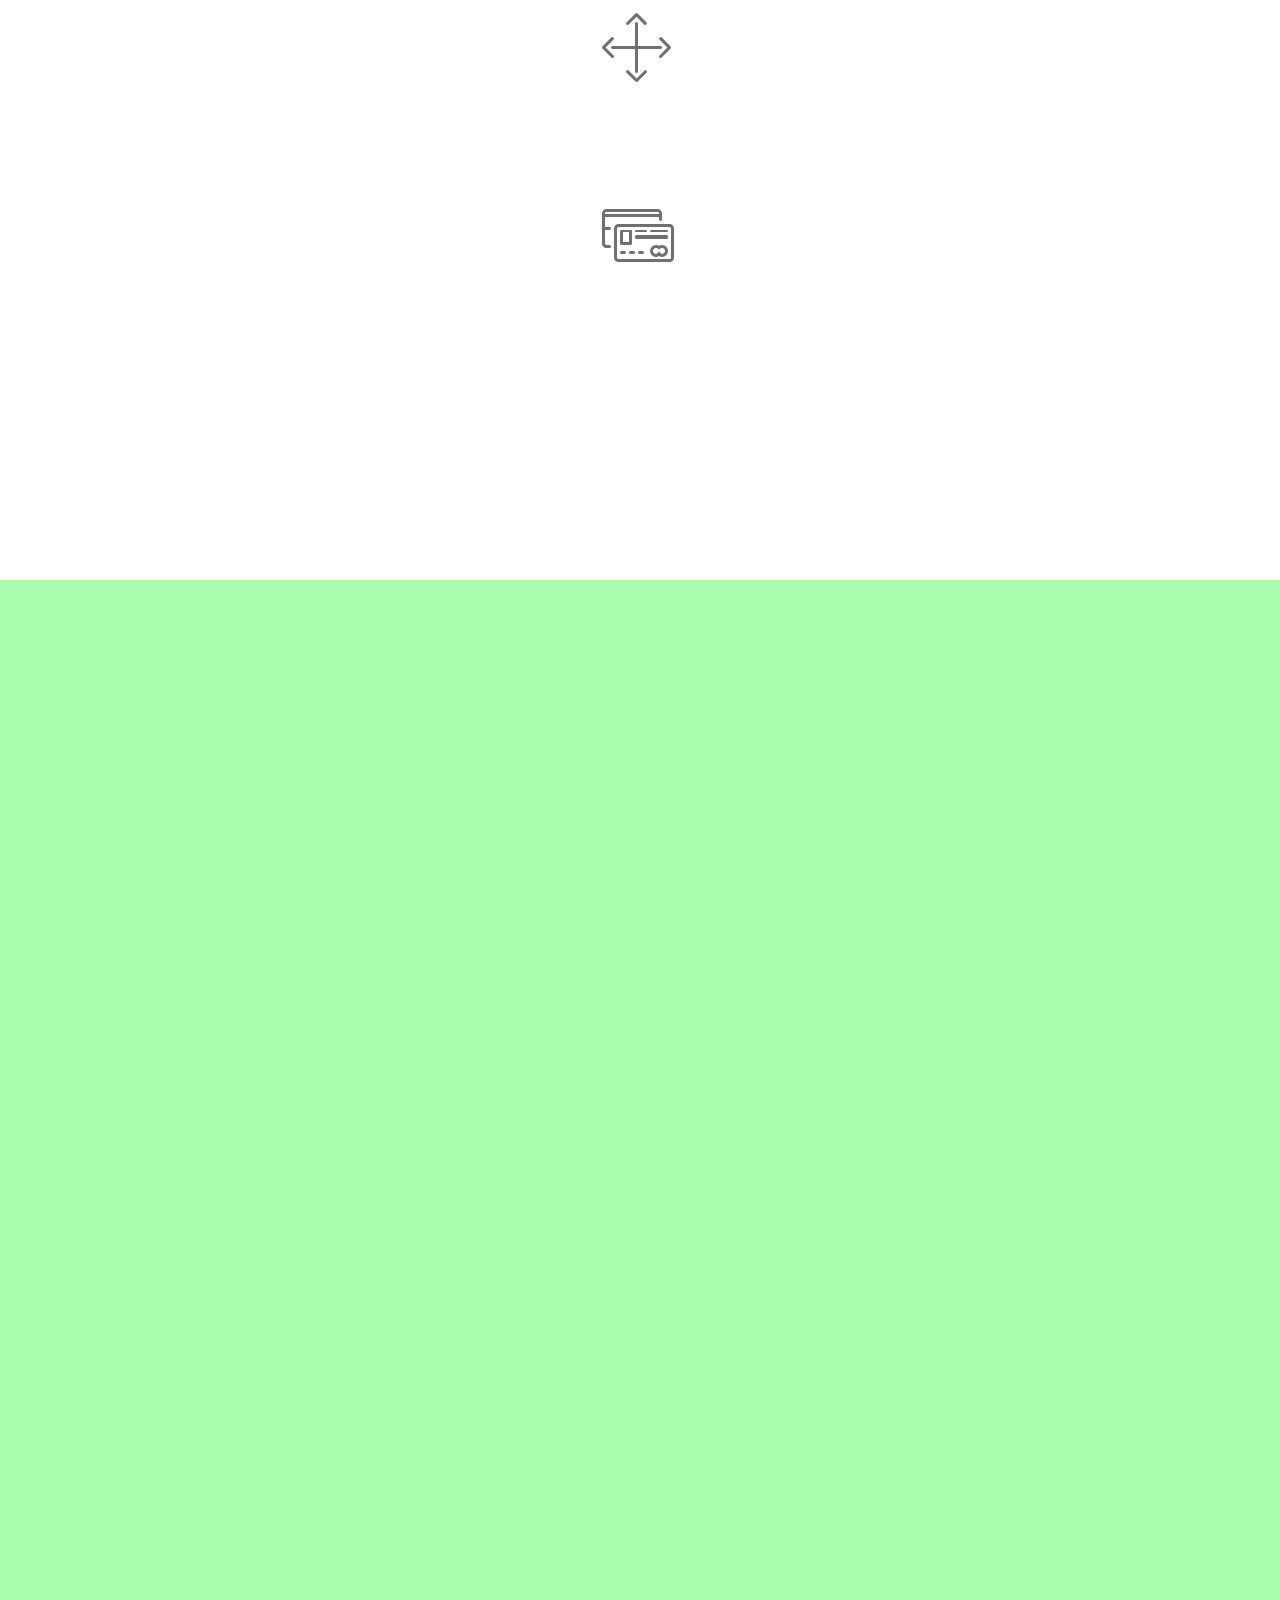
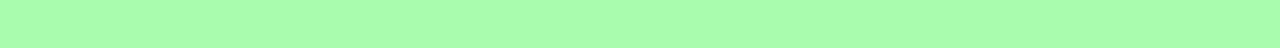
<file: page1.html>
<!DOCTYPE html>
<html >
<head>
  <!-- Site made with Mobirise Website Builder v4.7.10, https://mobirise.com -->
  <meta charset="UTF-8">
  <meta http-equiv="X-UA-Compatible" content="IE=edge">
  <meta name="generator" content="Mobirise v4.7.10, mobirise.com">
  <meta name="viewport" content="width=device-width, initial-scale=1, minimum-scale=1">
  <link rel="shortcut icon" href="assets/images/logotip-probeg-solnce-122x73.jpg" type="image/x-icon">
  <meta name="description" content="">
  <title>Medal-2017</title>
  <link rel="stylesheet" href="assets/web/assets/mobirise-icons-bold/mobirise-icons-bold.css">
  <link rel="stylesheet" href="assets/web/assets/mobirise-icons/mobirise-icons.css">
  <link rel="stylesheet" href="assets/tether/tether.min.css">
  <link rel="stylesheet" href="assets/soundcloud-plugin/style.css">
  <link rel="stylesheet" href="assets/bootstrap/css/bootstrap.min.css">
  <link rel="stylesheet" href="assets/bootstrap/css/bootstrap-grid.min.css">
  <link rel="stylesheet" href="assets/bootstrap/css/bootstrap-reboot.min.css">
  <link rel="stylesheet" href="assets/animatecss/animate.min.css">
  <link rel="stylesheet" href="assets/theme/css/style.css">
  <link rel="stylesheet" href="assets/mobirise/css/mbr-additional.css" type="text/css">
  
  
  
</head>
<body>
  <section class="features14 cid-qYyuEUq3Ld" id="features14-15">
    
    

    
    <div class="container align-center">
        <h2 class="mbr-section-title pb-3 mbr-fonts-style display-2"><strong>
            Медаль всем желающим</strong></h2>
        <h3 class="mbr-section-subtitle pb-5 mbr-fonts-style display-5">Всем, кто хотел бы иметь память об участии в КЛБМатче, мы подготовили отдельную медаль.
<div>Принимаем заказы на отправку медали почтой. Форма заявки ниже. 
</div><div>По каждой заявке мы свяжемся с вами отдельно по указанному в заявке мэйлу.
</div><div>Медалей изготовлено очень немного; 
</div><div>поэтому, их рассылка будет осуществляться по очереди поступления заявок.
</div><div>Если же заявок окажется реально много (более 200), то мы обязательно их дозакажем
</div><div>и разошлем всем желающим. &nbsp;</div></h3>
        <div class="media-container-column">
            <div class="row justify-content-center">
                <div class="card p-4 col-12 col-md-6 col-lg-3">
                    <div class="media pb-3">
                        <div class="card-img align-self-center">
                            <span class="mbr-iconfont mbrib-cash"></span>
                        </div>
                        <div class="media-body">
                            <h4 class="card-title py-2 align-left mbr-fonts-style display-5">
                                Стоимость Медали</h4>
                        </div>
                    </div>                
                    <div class="card-box align-left">
                        <p class="mbr-text mbr-fonts-style display-7">
                           Цену за медаль <br>мы установили по ее себестоимости <br><strong>480</strong> рублей.</p>
                    </div>
                </div>

                <div class="card p-4 col-12 col-md-6 col-lg-3">
                <div class="media pb-3">
                    <div class="card-img align-self-center">
                        <span class="mbr-iconfont mbri-delivery"></span>
                    </div>
                    <div class="media-body">
                        <h4 class="card-title py-2 align-left mbr-fonts-style display-5">
                                Стоимость доставки</h4>
                    </div>
                </div>
                    <div class="card-box align-left">
                        <p class="mbr-text mbr-fonts-style display-7">
                            Стоимость доставки <br>(медали будут отправляться из Санкт-Петербурга)<br><strong>120-150</strong>&nbsp;рублей.&nbsp;</p>
                    </div>
                </div>

                <div class="card p-4 col-12 col-md-6 col-lg-3">
                <div class="media pb-3">
                    <div class="card-img align-self-center">
                        <span class="mbr-iconfont mbrib-cash"></span>
                    </div>
                    <div class="media-body">
                        <h4 class="card-title py-2 align-left mbr-fonts-style display-5">
                            Общая стоимость</h4>
                    </div>
                </div>
                    <div class="card-box align-left">
                        <p class="mbr-text mbr-fonts-style display-7">
                           Общая стоимость<br>одной медали с доставкой<br>почтой России&nbsp;<br><strong>600 рублей</strong>&nbsp;</p>
                    </div>
                </div>

                <div class="card p-4 col-12 col-md-6 col-lg-3">
                <div class="media pb-3">
                    <div class="card-img align-self-center">
                        <span class="mbr-iconfont mbrib-credit-card"></span>
                    </div>
                    <div class="media-body">
                        <h4 class="card-title py-2 align-left mbr-fonts-style display-5">
                            Оплата</h4>
                    </div>
                </div>
                    <div class="card-box align-left">
                        <p class="mbr-text mbr-fonts-style display-7"><a href="http://probeg.org/payment_form_medal.php" target="_blank"><strong>ОПЛАТИТЬ</strong></a></p>
                    </div>
                </div>
            </div>
            <div class="media-container-row image-row">
                <div class="mbr-figure" style="width: 60%;">
                    <img src="assets/images/1-3-700x700.jpg" alt="Mobirise" title="">
                </div>
            </div>
        </div>
    </div>
</section>

<section class="engine"><a href="https://mobiri.se">Mobirise</a></section><section class="features11 cid-qYyuEVQfVg" id="features11-16">

    

    

    <div class="container">   
        <div class="col-md-12">
            <div class="media-container-row">
                <div class="mbr-figure" style="width: 45%;">
                    <img src="assets/images/vsem-obsch-oborot-500x500.jpg" alt="Mobirise" title="">
                </div>
                <div class=" align-left aside-content">
                    
                    <div class="mbr-section-text">
                        
                    </div>

                    <div class="block-content">
                        <div class="card p-3 pr-3">
                            <div class="media">
                                <div class=" align-self-center card-img pb-3">
                                    <span class="mbr-iconfont mbri-drag-n-drop"></span>
                                </div>     
                                <div class="media-body">
                                    <h4 class="card-title mbr-fonts-style display-7">Размеры</h4>
                                </div>
                            </div>                

                            <div class="card-box">
                                <p class="block-text mbr-fonts-style display-7">
                                   Диаметр: &nbsp;70 мм<br>Толщина: 4 мм</p>
                            </div>
                        </div>

                        <div class="card p-3 pr-3">
                            <div class="media">
                                <div class="align-self-center card-img pb-3">
                                    <span class="mbr-iconfont mbri-credit-card"></span>
                                </div>     
                                <div class="media-body">
                                    <h4 class="card-title mbr-fonts-style display-7">Разное</h4>
                                </div>
                            </div>                

                            <div class="card-box">
                                <p class="block-text mbr-fonts-style display-7">1. В случае проблем с оплатой банковской картой - пишите в заявке.<br>Мы обязательно что-нибудь придумаем.<br><br>2. В случае заказа нескольких медалей, общая стоимость заказа, в каждом отдельном случае, будет расчитываться отдельно. Исходя из стоимости одной медали (480 р.) и стоимости доставки общего количества заказанных медалей.</p>
                            </div>
                        </div>
                    </div>
                </div>
            </div>
        </div> 
    </div>          
</section>

<section class="mbr-section form1 cid-qYyuEWZ9w8" id="form1-17">

    

    
    <div class="container">
        <div class="row justify-content-center">
            <div class="title col-12 col-lg-8">
                <h2 class="mbr-section-title align-center pb-3 mbr-fonts-style display-2">
                    Форма<br>заказа &nbsp;медалей<br></h2>
                <h3 class="mbr-section-subtitle align-center mbr-light pb-3 mbr-fonts-style display-5">
                    Пожалуйста, заполните форму и отправьте.<br>Мы обязательно с вами свяжемся.<br><br><strong>В поле для сообщения просим указать:</strong><br><br>1.&nbsp;количество заказываемых медалей;&nbsp;<br>2. ваш точный почтовый адрес с индексом.<br><br><br></h3>
            </div>
        </div>
    </div>
    <div class="container">
        <div class="row justify-content-center">
            <div class="media-container-column col-lg-8" data-form-type="formoid">
                    <div data-form-alert="" hidden="">Спасибо! Мы получили Вашу заявку и скоро свяжемся по e-mail</div>
            
                    <form class="mbr-form" action="https://mobirise.com/" method="post" data-form-title="Mobirise Form"><input type="hidden" name="email" data-form-email="true" value="FQu0/jSE4G2lZwt7ykrsg66p8VMZwxM9vKXABTiRVc470lPbCQf3TJ5ruX7Str1pF6sAy007NvuSc3GHJ+5c4Tv+/JSMpAnkljrzBI7+NoL7JfmhVzCULQFHArBXKp/N" data-form-field="Email">
                        <div class="row row-sm-offset">
                            <div class="col-md-4 multi-horizontal" data-for="name">
                                <div class="form-group">
                                    <label class="form-control-label mbr-fonts-style display-7" for="name-form1-17">Имя</label>
                                    <input type="text" class="form-control" name="name" data-form-field="Name" required="" placeholder="Укажите фамилию и имя" id="name-form1-17">
                                </div>
                            </div>
                            <div class="col-md-4 multi-horizontal" data-for="email">
                                <div class="form-group">
                                    <label class="form-control-label mbr-fonts-style display-7" for="email-form1-17">Email</label>
                                    <input type="email" class="form-control" name="email" data-form-field="Email" required="" placeholder="Ваш электронный адрес" id="email-form1-17">
                                </div>
                            </div>
                            <div class="col-md-4 multi-horizontal" data-for="phone">
                                <div class="form-group">
                                    <label class="form-control-label mbr-fonts-style display-7" for="phone-form1-17">Телефон</label>
                                    <input type="tel" class="form-control" name="phone" data-form-field="Phone" placeholder="Номер мобильного тел." id="phone-form1-17">
                                </div>
                            </div>
                        </div>
                        <div class="form-group" data-for="message">
                            <label class="form-control-label mbr-fonts-style display-7" for="message-form1-17">Сообщение</label>
                            <textarea type="text" class="form-control" name="message" rows="7" data-form-field="Message" placeholder="Сообщение: количество медалей и точный адрес отправки" id="message-form1-17"></textarea>
                        </div>
            
                        <span class="input-group-btn"><button href="" type="submit" class="btn btn-form btn-primary-outline display-4">ОТПРАВИТЬ</button></span>
                    </form>
            </div>
        </div>
    </div>
</section>


  <script src="assets/web/assets/jquery/jquery.min.js"></script>
  <script src="assets/popper/popper.min.js"></script>
  <script src="assets/tether/tether.min.js"></script>
  <script src="assets/bootstrap/js/bootstrap.min.js"></script>
  <script src="assets/viewportchecker/jquery.viewportchecker.js"></script>
  <script src="assets/smoothscroll/smooth-scroll.js"></script>
  <script src="assets/theme/js/script.js"></script>
  <script src="assets/formoid/formoid.min.js"></script>
  
  
 <div id="scrollToTop" class="scrollToTop mbr-arrow-up"><a style="text-align: center;"><i></i></a></div>
    <input name="animation" type="hidden">
  </body>
</html>
</file>
<file: assets/web/assets/mobirise-icons-bold/mobirise-icons-bold.css>
@font-face {
  font-family: 'mobirise-icons-bold';
  src:  url('mobirise-icons-bold.eot?m1l4yr');
  src:  url('mobirise-icons-bold.eot?m1l4yr#iefix') format('embedded-opentype'),
    url('mobirise-icons-bold.ttf?m1l4yr') format('truetype'),
    url('mobirise-icons-bold.woff?m1l4yr') format('woff'),
    url('mobirise-icons-bold.svg?m1l4yr#mobirise-icons-bold') format('svg');
  font-weight: normal;
  font-style: normal;
}

[class^="mbrib-"], [class*="mbrib-"] {
  /* use !important to prevent issues with browser extensions that change fonts */
  font-family: 'mobirise-icons-bold' !important;
  speak: none;
  font-style: normal;
  font-weight: normal;
  font-variant: normal;
  text-transform: none;
  line-height: 1;

  /* Better Font Rendering =========== */
  -webkit-font-smoothing: antialiased;
  -moz-osx-font-smoothing: grayscale;
}

.mbrib-add-submenu:before {
  content: "\e900";
}
.mbrib-alert:before {
  content: "\e901";
}
.mbrib-align-center:before {
  content: "\e902";
}
.mbrib-align-justify:before {
  content: "\e903";
}
.mbrib-align-left:before {
  content: "\e904";
}
.mbrib-align-right:before {
  content: "\e905";
}
.mbrib-android:before {
  content: "\e906";
}
.mbrib-apple:before {
  content: "\e907";
}
.mbrib-arrow-down:before {
  content: "\e908";
}
.mbrib-arrow-next:before {
  content: "\e909";
}
.mbrib-arrow-prev:before {
  content: "\e90a";
}
.mbrib-arrow-up:before {
  content: "\e90b";
}
.mbrib-bold:before {
  content: "\e90c";
}
.mbrib-bookmark:before {
  content: "\e90d";
}
.mbrib-bootstrap:before {
  content: "\e90e";
}
.mbrib-briefcase:before {
  content: "\e90f";
}
.mbrib-browse:before {
  content: "\e910";
}
.mbrib-bulleted-list:before {
  content: "\e911";
}
.mbrib-calendar:before {
  content: "\e912";
}
.mbrib-camera:before {
  content: "\e913";
}
.mbrib-cart-add:before {
  content: "\e914";
}
.mbrib-cart-full:before {
  content: "\e915";
}
.mbrib-cash:before {
  content: "\e916";
}
.mbrib-change-style:before {
  content: "\e917";
}
.mbrib-chat:before {
  content: "\e918";
}
.mbrib-clock:before {
  content: "\e919";
}
.mbrib-close:before {
  content: "\e91a";
}
.mbrib-cloud:before {
  content: "\e91b";
}
.mbrib-code:before {
  content: "\e91c";
}
.mbrib-contact-form:before {
  content: "\e91d";
}
.mbrib-credit-card:before {
  content: "\e91e";
}
.mbrib-cursor-click:before {
  content: "\e91f";
}
.mbrib-cust-feedback:before {
  content: "\e920";
}
.mbrib-database:before {
  content: "\e921";
}
.mbrib-delivery:before {
  content: "\e922";
}
.mbrib-desktop:before {
  content: "\e923";
}
.mbrib-devices:before {
  content: "\e924";
}
.mbrib-down:before {
  content: "\e925";
}
.mbrib-download:before {
  content: "\e926";
}
.mbrib-drag-n-drop:before {
  content: "\e927";
}
.mbrib-drag-n-drop2:before {
  content: "\e928";
}
.mbrib-edit:before {
  content: "\e929";
}
.mbrib-edit2:before {
  content: "\e92a";
}
.mbrib-error:before {
  content: "\e92b";
}
.mbrib-extension:before {
  content: "\e92c";
}
.mbrib-features:before {
  content: "\e92d";
}
.mbrib-file:before {
  content: "\e92e";
}
.mbrib-flag:before {
  content: "\e92f";
}
.mbrib-folder:before {
  content: "\e930";
}
.mbrib-gift:before {
  content: "\e931";
}
.mbrib-github:before {
  content: "\e932";
}
.mbrib-globe-2:before {
  content: "\e933";
}
.mbrib-globe:before {
  content: "\e934";
}
.mbrib-growing-chart:before {
  content: "\e935";
}
.mbrib-hearth:before {
  content: "\e936";
}
.mbrib-help:before {
  content: "\e937";
}
.mbrib-home:before {
  content: "\e938";
}
.mbrib-hot-cup:before {
  content: "\e939";
}
.mbrib-idea:before {
  content: "\e93a";
}
.mbrib-image-gallery:before {
  content: "\e93b";
}
.mbrib-image-slider:before {
  content: "\e93c";
}
.mbrib-info:before {
  content: "\e93d";
}
.mbrib-italic:before {
  content: "\e93e";
}
.mbrib-key:before {
  content: "\e93f";
}
.mbrib-laptop:before {
  content: "\e940";
}
.mbrib-layers:before {
  content: "\e941";
}
.mbrib-left-right:before {
  content: "\e942";
}
.mbrib-left:before {
  content: "\e943";
}
.mbrib-letter:before {
  content: "\e944";
}
.mbrib-like:before {
  content: "\e945";
}
.mbrib-link:before {
  content: "\e946";
}
.mbrib-lock:before {
  content: "\e947";
}
.mbrib-login:before {
  content: "\e948";
}
.mbrib-logout:before {
  content: "\e949";
}
.mbrib-magic-stick:before {
  content: "\e94a";
}
.mbrib-map-pin:before {
  content: "\e94b";
}
.mbrib-menu:before {
  content: "\e94c";
}
.mbrib-mobile:before {
  content: "\e94d";
}
.mbrib-mobile2:before {
  content: "\e94e";
}
.mbrib-mobirise:before {
  content: "\e94f";
}
.mbrib-more-horizontal:before {
  content: "\e950";
}
.mbrib-more-vertical:before {
  content: "\e951";
}
.mbrib-music:before {
  content: "\e952";
}
.mbrib-new-file:before {
  content: "\e953";
}
.mbrib-numbered-list:before {
  content: "\e954";
}
.mbrib-opened-folder:before {
  content: "\e955";
}
.mbrib-pages:before {
  content: "\e956";
}
.mbrib-paper-plane:before {
  content: "\e957";
}
.mbrib-paperclip:before {
  content: "\e958";
}
.mbrib-photo:before {
  content: "\e959";
}
.mbrib-photos:before {
  content: "\e95a";
}
.mbrib-pin:before {
  content: "\e95b";
}
.mbrib-play:before {
  content: "\e95c";
}
.mbrib-plus:before {
  content: "\e95d";
}
.mbrib-preview:before {
  content: "\e95e";
}
.mbrib-print:before {
  content: "\e95f";
}
.mbrib-protect:before {
  content: "\e960";
}
.mbrib-question:before {
  content: "\e961";
}
.mbrib-quote-left:before {
  content: "\e962";
}
.mbrib-quote-right:before {
  content: "\e963";
}
.mbrib-redo:before {
  content: "\e964";
}
.mbrib-refresh:before {
  content: "\e965";
}
.mbrib-responsive:before {
  content: "\e966";
}
.mbrib-right:before {
  content: "\e967";
}
.mbrib-rocket:before {
  content: "\e968";
}
.mbrib-sad-face:before {
  content: "\e969";
}
.mbrib-sale:before {
  content: "\e96a";
}
.mbrib-save:before {
  content: "\e96b";
}
.mbrib-search:before {
  content: "\e96c";
}
.mbrib-setting:before {
  content: "\e96d";
}
.mbrib-setting2:before {
  content: "\e96e";
}
.mbrib-setting3:before {
  content: "\e96f";
}
.mbrib-share:before {
  content: "\e970";
}
.mbrib-shopping-bag:before {
  content: "\e971";
}
.mbrib-shopping-basket:before {
  content: "\e972";
}
.mbrib-shopping-cart:before {
  content: "\e973";
}
.mbrib-sites:before {
  content: "\e974";
}
.mbrib-smile-face:before {
  content: "\e975";
}
.mbrib-speed:before {
  content: "\e976";
}
.mbrib-star:before {
  content: "\e977";
}
.mbrib-success:before {
  content: "\e978";
}
.mbrib-sun:before {
  content: "\e979";
}
.mbrib-sun2:before {
  content: "\e97a";
}
.mbrib-tablet-vertical:before {
  content: "\e97b";
}
.mbrib-tablet:before {
  content: "\e97c";
}
.mbrib-target:before {
  content: "\e97d";
}
.mbrib-timer:before {
  content: "\e97e";
}
.mbrib-to-ftp:before {
  content: "\e97f";
}
.mbrib-to-local-drive:before {
  content: "\e980";
}
.mbrib-touch-swipe:before {
  content: "\e981";
}
.mbrib-touch:before {
  content: "\e982";
}
.mbrib-trash:before {
  content: "\e983";
}
.mbrib-underline:before {
  content: "\e984";
}
.mbrib-undo:before {
  content: "\e985";
}
.mbrib-unlink:before {
  content: "\e986";
}
.mbrib-unlock:before {
  content: "\e987";
}
.mbrib-up-down:before {
  content: "\e988";
}
.mbrib-up:before {
  content: "\e989";
}
.mbrib-update:before {
  content: "\e98a";
}
.mbrib-upload:before {
  content: "\e98b";
}
.mbrib-user:before {
  content: "\e98c";
}
.mbrib-user2:before {
  content: "\e98d";
}
.mbrib-users:before {
  content: "\e98e";
}
.mbrib-video-play:before {
  content: "\e98f";
}
.mbrib-video:before {
  content: "\e990";
}
.mbrib-watch:before {
  content: "\e991";
}
.mbrib-website-theme:before {
  content: "\e992";
}
.mbrib-wifi:before {
  content: "\e993";
}
.mbrib-windows:before {
  content: "\e994";
}
.mbrib-zoom-out:before {
  content: "\e995";
}
</file>
<file: assets/web/assets/mobirise-icons/mobirise-icons.css>
@font-face {
  font-family: 'MobiriseIcons';
  src:  url('mobirise-icons.eot?spat4u');
  src:  url('mobirise-icons.eot?spat4u#iefix') format('embedded-opentype'),
    url('mobirise-icons.ttf?spat4u') format('truetype'),
    url('mobirise-icons.woff?spat4u') format('woff'),
    url('mobirise-icons.svg?spat4u#MobiriseIcons') format('svg');
  font-weight: normal;
  font-style: normal;
}

[class^="mbri-"], [class*=" mbri-"] {
  /* use !important to prevent issues with browser extensions that change fonts */
  font-family: MobiriseIcons !important;
  speak: none;
  font-style: normal;
  font-weight: normal;
  font-variant: normal;
  text-transform: none;
  line-height: 1;

  /* Better Font Rendering =========== */
  -webkit-font-smoothing: antialiased;
  -moz-osx-font-smoothing: grayscale;
}

.mbri-add-submenu:before {
  content: "\e900";
}
.mbri-alert:before {
  content: "\e901";
}
.mbri-align-center:before {
  content: "\e902";
}
.mbri-align-justify:before {
  content: "\e903";
}
.mbri-align-left:before {
  content: "\e904";
}
.mbri-align-right:before {
  content: "\e905";
}
.mbri-android:before {
  content: "\e906";
}
.mbri-apple:before {
  content: "\e907";
}
.mbri-arrow-down:before {
  content: "\e908";
}
.mbri-arrow-next:before {
  content: "\e909";
}
.mbri-arrow-prev:before {
  content: "\e90a";
}
.mbri-arrow-up:before {
  content: "\e90b";
}
.mbri-bold:before {
  content: "\e90c";
}
.mbri-bookmark:before {
  content: "\e90d";
}
.mbri-bootstrap:before {
  content: "\e90e";
}
.mbri-briefcase:before {
  content: "\e90f";
}
.mbri-browse:before {
  content: "\e910";
}
.mbri-bulleted-list:before {
  content: "\e911";
}
.mbri-calendar:before {
  content: "\e912";
}
.mbri-camera:before {
  content: "\e913";
}
.mbri-cart-add:before {
  content: "\e914";
}
.mbri-cart-full:before {
  content: "\e915";
}
.mbri-cash:before {
  content: "\e916";
}
.mbri-change-style:before {
  content: "\e917";
}
.mbri-chat:before {
  content: "\e918";
}
.mbri-clock:before {
  content: "\e919";
}
.mbri-close:before {
  content: "\e91a";
}
.mbri-cloud:before {
  content: "\e91b";
}
.mbri-code:before {
  content: "\e91c";
}
.mbri-contact-form:before {
  content: "\e91d";
}
.mbri-credit-card:before {
  content: "\e91e";
}
.mbri-cursor-click:before {
  content: "\e91f";
}
.mbri-cust-feedback:before {
  content: "\e920";
}
.mbri-database:before {
  content: "\e921";
}
.mbri-delivery:before {
  content: "\e922";
}
.mbri-desktop:before {
  content: "\e923";
}
.mbri-devices:before {
  content: "\e924";
}
.mbri-down:before {
  content: "\e925";
}
.mbri-download:before {
  content: "\e989";
}
.mbri-drag-n-drop:before {
  content: "\e927";
}
.mbri-drag-n-drop2:before {
  content: "\e928";
}
.mbri-edit:before {
  content: "\e929";
}
.mbri-edit2:before {
  content: "\e92a";
}
.mbri-error:before {
  content: "\e92b";
}
.mbri-extension:before {
  content: "\e92c";
}
.mbri-features:before {
  content: "\e92d";
}
.mbri-file:before {
  content: "\e92e";
}
.mbri-flag:before {
  content: "\e92f";
}
.mbri-folder:before {
  content: "\e930";
}
.mbri-gift:before {
  content: "\e931";
}
.mbri-github:before {
  content: "\e932";
}
.mbri-globe:before {
  content: "\e933";
}
.mbri-globe-2:before {
  content: "\e934";
}
.mbri-growing-chart:before {
  content: "\e935";
}
.mbri-hearth:before {
  content: "\e936";
}
.mbri-help:before {
  content: "\e937";
}
.mbri-home:before {
  content: "\e938";
}
.mbri-hot-cup:before {
  content: "\e939";
}
.mbri-idea:before {
  content: "\e93a";
}
.mbri-image-gallery:before {
  content: "\e93b";
}
.mbri-image-slider:before {
  content: "\e93c";
}
.mbri-info:before {
  content: "\e93d";
}
.mbri-italic:before {
  content: "\e93e";
}
.mbri-key:before {
  content: "\e93f";
}
.mbri-laptop:before {
  content: "\e940";
}
.mbri-layers:before {
  content: "\e941";
}
.mbri-left-right:before {
  content: "\e942";
}
.mbri-left:before {
  content: "\e943";
}
.mbri-letter:before {
  content: "\e944";
}
.mbri-like:before {
  content: "\e945";
}
.mbri-link:before {
  content: "\e946";
}
.mbri-lock:before {
  content: "\e947";
}
.mbri-login:before {
  content: "\e948";
}
.mbri-logout:before {
  content: "\e949";
}
.mbri-magic-stick:before {
  content: "\e94a";
}
.mbri-map-pin:before {
  content: "\e94b";
}
.mbri-menu:before {
  content: "\e94c";
}
.mbri-mobile:before {
  content: "\e94d";
}
.mbri-mobile2:before {
  content: "\e94e";
}
.mbri-mobirise:before {
  content: "\e94f";
}
.mbri-more-horizontal:before {
  content: "\e950";
}
.mbri-more-vertical:before {
  content: "\e951";
}
.mbri-music:before {
  content: "\e952";
}
.mbri-new-file:before {
  content: "\e953";
}
.mbri-numbered-list:before {
  content: "\e954";
}
.mbri-opened-folder:before {
  content: "\e955";
}
.mbri-pages:before {
  content: "\e956";
}
.mbri-paper-plane:before {
  content: "\e957";
}
.mbri-paperclip:before {
  content: "\e958";
}
.mbri-photo:before {
  content: "\e959";
}
.mbri-photos:before {
  content: "\e95a";
}
.mbri-pin:before {
  content: "\e95b";
}
.mbri-play:before {
  content: "\e95c";
}
.mbri-plus:before {
  content: "\e95d";
}
.mbri-preview:before {
  content: "\e95e";
}
.mbri-print:before {
  content: "\e95f";
}
.mbri-protect:before {
  content: "\e960";
}
.mbri-question:before {
  content: "\e961";
}
.mbri-quote-left:before {
  content: "\e962";
}
.mbri-quote-right:before {
  content: "\e963";
}
.mbri-refresh:before {
  content: "\e964";
}
.mbri-responsive:before {
  content: "\e965";
}
.mbri-right:before {
  content: "\e966";
}
.mbri-rocket:before {
  content: "\e967";
}
.mbri-sad-face:before {
  content: "\e968";
}
.mbri-sale:before {
  content: "\e969";
}
.mbri-save:before {
  content: "\e96a";
}
.mbri-search:before {
  content: "\e96b";
}
.mbri-setting:before {
  content: "\e96c";
}
.mbri-setting2:before {
  content: "\e96d";
}
.mbri-setting3:before {
  content: "\e96e";
}
.mbri-share:before {
  content: "\e96f";
}
.mbri-shopping-bag:before {
  content: "\e970";
}
.mbri-shopping-basket:before {
  content: "\e971";
}
.mbri-shopping-cart:before {
  content: "\e972";
}
.mbri-sites:before {
  content: "\e973";
}
.mbri-smile-face:before {
  content: "\e974";
}
.mbri-speed:before {
  content: "\e975";
}
.mbri-star:before {
  content: "\e976";
}
.mbri-success:before {
  content: "\e977";
}
.mbri-sun:before {
  content: "\e978";
}
.mbri-sun2:before {
  content: "\e979";
}
.mbri-tablet:before {
  content: "\e97a";
}
.mbri-tablet-vertical:before {
  content: "\e97b";
}
.mbri-target:before {
  content: "\e97c";
}
.mbri-timer:before {
  content: "\e97d";
}
.mbri-to-ftp:before {
  content: "\e97e";
}
.mbri-to-local-drive:before {
  content: "\e97f";
}
.mbri-touch-swipe:before {
  content: "\e980";
}
.mbri-touch:before {
  content: "\e981";
}
.mbri-trash:before {
  content: "\e982";
}
.mbri-underline:before {
  content: "\e983";
}
.mbri-unlink:before {
  content: "\e984";
}
.mbri-unlock:before {
  content: "\e985";
}
.mbri-up-down:before {
  content: "\e986";
}
.mbri-up:before {
  content: "\e987";
}
.mbri-update:before {
  content: "\e988";
}
.mbri-upload:before {
 content: "\e926"; 
}
.mbri-user:before {
  content: "\e98a";
}
.mbri-user2:before {
  content: "\e98b";
}
.mbri-users:before {
  content: "\e98c";
}
.mbri-video:before {
  content: "\e98d";
}
.mbri-video-play:before {
  content: "\e98e";
}
.mbri-watch:before {
  content: "\e98f";
}
.mbri-website-theme:before {
  content: "\e990";
}
.mbri-wifi:before {
  content: "\e991";
}
.mbri-windows:before {
  content: "\e992";
}
.mbri-zoom-out:before {
  content: "\e993";
}
.mbri-redo:before {
  content: "\e994";
}
.mbri-undo:before {
  content: "\e995";
}
</file>
<file: assets/soundcloud-plugin/style.css>
.addons-container {
  position: relative;
  margin-left: auto;
  margin-right: auto;
  padding-right: 15px;
  padding-left: 15px; }
  @media (min-width: 576px) {
    .addons-container {
      padding-right: 15px;
      padding-left: 15px; } }
  @media (min-width: 768px) {
    .addons-container {
      padding-right: 15px;
      padding-left: 15px; } }
  @media (min-width: 992px) {
    .addons-container {
      padding-right: 15px;
      padding-left: 15px; } }
  @media (min-width: 1200px) {
    .addons-container {
      padding-right: 15px;
      padding-left: 15px; } }
  @media (min-width: 576px) {
    .addons-container {
      width: 540px;
      max-width: 100%; } }
  @media (min-width: 768px) {
    .addons-container {
      width: 720px;
      max-width: 100%; } }
  @media (min-width: 992px) {
    .addons-container {
      width: 960px;
      max-width: 100%; } }
  @media (min-width: 1200px) {
    .addons-container {
      width: 1140px;
      max-width: 100%; } }

.addons-container-inner{
    position: relative;
    width: 100%;
    min-height: 1px;
    padding-right: 15px;
    padding-left: 15px;
}
@media (min-width: 567px) {
    .addons-container-inner{
        -ms-flex: 0 0 66.666667%;
        flex: 0 0 66.666667%;
        max-width: 66.666667%;
    }
}
.addons-row{
    display: flex;
    justify-content:center;
}
</file>
<file: assets/dropdown/css/style.css>
.navbar-dropdown {
  left: 0;
  padding: 0;
  position: absolute;
  right: 0;
  top: 0;
  transition: all 0.45s ease;
  z-index: 1030;
  background: #282828; }
  .navbar-dropdown .navbar-logo {
    margin-right: 0.8rem;
    transition: margin 0.3s ease-in-out;
    vertical-align: middle; }
    .navbar-dropdown .navbar-logo img {
      height: 3.125rem;
      transition: all 0.3s ease-in-out; }
    .navbar-dropdown .navbar-logo.mbr-iconfont {
      font-size: 3.125rem;
      line-height: 3.125rem; }
  .navbar-dropdown .navbar-caption {
    font-weight: 700;
    white-space: normal;
    vertical-align: -4px;
    line-height: 3.125rem !important; }
    .navbar-dropdown .navbar-caption, .navbar-dropdown .navbar-caption:hover {
      color: inherit;
      text-decoration: none; }
  .navbar-dropdown .mbr-iconfont + .navbar-caption {
    vertical-align: -1px; }
  .navbar-dropdown.navbar-fixed-top {
    position: fixed; }
  .navbar-dropdown .navbar-brand span {
    vertical-align: -4px; }
  .navbar-dropdown.bg-color.transparent {
    background: none; }
  .navbar-dropdown.navbar-short .navbar-brand {
    padding: 0.625rem 0; }
    .navbar-dropdown.navbar-short .navbar-brand span {
      vertical-align: -1px; }
  .navbar-dropdown.navbar-short .navbar-caption {
    line-height: 2.375rem !important;
    vertical-align: -2px; }
  .navbar-dropdown.navbar-short .navbar-logo {
    margin-right: 0.5rem; }
    .navbar-dropdown.navbar-short .navbar-logo img {
      height: 2.375rem; }
    .navbar-dropdown.navbar-short .navbar-logo.mbr-iconfont {
      font-size: 2.375rem;
      line-height: 2.375rem; }
  .navbar-dropdown.navbar-short .mbr-table-cell {
    height: 3.625rem; }
  .navbar-dropdown .navbar-close {
    left: 0.6875rem;
    position: fixed;
    top: 0.75rem;
    z-index: 1000; }
  .navbar-dropdown .hamburger-icon {
    content: "";
    display: inline-block;
    vertical-align: middle;
    width: 16px;
    -webkit-box-shadow: 0 -6px 0 1px #282828,0 0 0 1px #282828,0 6px 0 1px #282828;
    -moz-box-shadow: 0 -6px 0 1px #282828,0 0 0 1px #282828,0 6px 0 1px #282828;
    box-shadow: 0 -6px 0 1px #282828,0 0 0 1px #282828,0 6px 0 1px #282828; }

.dropdown-menu .dropdown-toggle[data-toggle="dropdown-submenu"]::after {
  border-bottom: 0.35em solid transparent;
  border-left: 0.35em solid;
  border-right: 0;
  border-top: 0.35em solid transparent;
  margin-left: 0.3rem; }

.dropdown-menu .dropdown-item:focus {
  outline: 0; }

.nav-dropdown {
  font-size: 0.75rem;
  font-weight: 500;
  height: auto !important; }
  .nav-dropdown .nav-btn {
    padding-left: 1rem; }
  .nav-dropdown .link {
    margin: .667em 1.667em;
    font-weight: 500;
    padding: 0;
    transition: color .2s ease-in-out; }
    .nav-dropdown .link.dropdown-toggle {
      margin-right: 2.583em; }
      .nav-dropdown .link.dropdown-toggle::after {
        margin-left: .25rem;
        border-top: 0.35em solid;
        border-right: 0.35em solid transparent;
        border-left: 0.35em solid transparent;
        border-bottom: 0; }
      .nav-dropdown .link.dropdown-toggle[aria-expanded="true"] {
        margin: 0;
        padding: 0.667em 3.263em  0.667em 1.667em; }
  .nav-dropdown .link::after,
  .nav-dropdown .dropdown-item::after {
    color: inherit; }
  .nav-dropdown .btn {
    font-size: 0.75rem;
    font-weight: 700;
    letter-spacing: 0;
    margin-bottom: 0;
    padding-left: 1.25rem;
    padding-right: 1.25rem; }
  .nav-dropdown .dropdown-menu {
    border-radius: 0;
    border: 0;
    left: 0;
    margin: 0;
    padding-bottom: 1.25rem;
    padding-top: 1.25rem;
    position: relative; }
  .nav-dropdown .dropdown-submenu {
    margin-left: 0.125rem;
    top: 0; }
  .nav-dropdown .dropdown-item {
    font-weight: 500;
    line-height: 2;
    padding: 0.3846em 4.615em 0.3846em 1.5385em;
    position: relative;
    transition: color .2s ease-in-out, background-color .2s ease-in-out; }
    .nav-dropdown .dropdown-item::after {
      margin-top: -0.3077em;
      position: absolute;
      right: 1.1538em;
      top: 50%; }
    .nav-dropdown .dropdown-item:focus, .nav-dropdown .dropdown-item:hover {
      background: none; }

@media (max-width: 767px) {
  .nav-dropdown.navbar-toggleable-sm {
    bottom: 0;
    display: none;
    left: 0;
    overflow-x: hidden;
    position: fixed;
    top: 0;
    transform: translateX(-100%);
    -ms-transform: translateX(-100%);
    -webkit-transform: translateX(-100%);
    width: 18.75rem;
    z-index: 999; } }
.nav-dropdown.navbar-toggleable-xl {
  bottom: 0;
  display: none;
  left: 0;
  overflow-x: hidden;
  position: fixed;
  top: 0;
  transform: translateX(-100%);
  -ms-transform: translateX(-100%);
  -webkit-transform: translateX(-100%);
  width: 18.75rem;
  z-index: 999; }

.nav-dropdown-sm {
  display: block !important;
  overflow-x: hidden;
  overflow: auto;
  padding-top: 3.875rem; }
  .nav-dropdown-sm::after {
    content: "";
    display: block;
    height: 3rem;
    width: 100%; }
  .nav-dropdown-sm.collapse.in ~ .navbar-close {
    display: block !important; }
  .nav-dropdown-sm.collapsing, .nav-dropdown-sm.collapse.in {
    transform: translateX(0);
    -ms-transform: translateX(0);
    -webkit-transform: translateX(0);
    transition: all 0.25s ease-out;
    -webkit-transition: all 0.25s ease-out;
    background: #282828; }
  .nav-dropdown-sm.collapsing[aria-expanded="false"] {
    transform: translateX(-100%);
    -ms-transform: translateX(-100%);
    -webkit-transform: translateX(-100%); }
  .nav-dropdown-sm .nav-item {
    display: block;
    margin-left: 0 !important;
    padding-left: 0; }
  .nav-dropdown-sm .link,
  .nav-dropdown-sm .dropdown-item {
    border-top: 1px dotted rgba(255, 255, 255, 0.1);
    font-size: 0.8125rem;
    line-height: 1.6;
    margin: 0 !important;
    padding: 0.875rem 2.4rem 0.875rem 1.5625rem !important;
    position: relative;
    white-space: normal; }
    .nav-dropdown-sm .link:focus, .nav-dropdown-sm .link:hover,
    .nav-dropdown-sm .dropdown-item:focus,
    .nav-dropdown-sm .dropdown-item:hover {
      background: rgba(0, 0, 0, 0.2) !important;
      color: #c0a375; }
  .nav-dropdown-sm .nav-btn {
    position: relative;
    padding: 1.5625rem 1.5625rem 0 1.5625rem; }
    .nav-dropdown-sm .nav-btn::before {
      border-top: 1px dotted rgba(255, 255, 255, 0.1);
      content: "";
      left: 0;
      position: absolute;
      top: 0;
      width: 100%; }
    .nav-dropdown-sm .nav-btn + .nav-btn {
      padding-top: 0.625rem; }
      .nav-dropdown-sm .nav-btn + .nav-btn::before {
        display: none; }
  .nav-dropdown-sm .btn {
    padding: 0.625rem 0; }
  .nav-dropdown-sm .dropdown-toggle[data-toggle="dropdown-submenu"]::after {
    margin-left: .25rem;
    border-top: 0.35em solid;
    border-right: 0.35em solid transparent;
    border-left: 0.35em solid transparent;
    border-bottom: 0; }
  .nav-dropdown-sm .dropdown-toggle[data-toggle="dropdown-submenu"][aria-expanded="true"]::after {
    border-top: 0;
    border-right: 0.35em solid transparent;
    border-left: 0.35em solid transparent;
    border-bottom: 0.35em solid; }
  .nav-dropdown-sm .dropdown-menu {
    margin: 0;
    padding: 0;
    position: relative;
    top: 0;
    left: 0;
    width: 100%;
    border: 0;
    float: none;
    border-radius: 0;
    background: none; }
  .nav-dropdown-sm .dropdown-submenu {
    left: 100%;
    margin-left: 0.125rem;
    margin-top: -1.25rem;
    top: 0; }

.navbar-toggleable-sm .nav-dropdown .dropdown-menu {
  position: absolute; }

.navbar-toggleable-sm .nav-dropdown .dropdown-submenu {
  left: 100%;
  margin-left: 0.125rem;
  margin-top: -1.25rem;
  top: 0; }

.navbar-toggleable-sm.opened .nav-dropdown .dropdown-menu {
  position: relative; }

.navbar-toggleable-sm.opened .nav-dropdown .dropdown-submenu {
  left: 0;
  margin-left: 00rem;
  margin-top: 0rem;
  top: 0; }

.is-builder .nav-dropdown.collapsing {
  transition: none !important; }

/*# sourceMappingURL=style.css.map */
</file>
<file: assets/theme/css/style.css>
/*!
 * Mobirise v4 theme (https://mobirise.com/)
 * Copyright 2017 Mobirise
 */
section {
  background-color: #eeeeee; }

section,
.container,
.container-fluid {
  position: relative;
  word-wrap: break-word; }

a.mbr-iconfont:hover {
  text-decoration: none; }

.article .lead p, .article .lead ul, .article .lead ol, .article .lead pre, .article .lead blockquote {
  margin-bottom: 0; }

a {
  font-style: normal;
  font-weight: 400;
  cursor: pointer; }
  a, a:hover {
    text-decoration: none; }

figure {
  margin-bottom: 0; }

body {
  color: #232323; }

h1, h2, h3, h4, h5, h6,
.h1, .h2, .h3, .h4, .h5, .h6,
.display-1, .display-2, .display-3, .display-4 {
  line-height: 1;
  word-break: break-word;
  word-wrap: break-word; }

b, strong {
  font-weight: bold; }

blockquote {
  padding: 10px 0 10px 20px;
  position: relative;
  border-left: 2px solid;
  border-color: #ff3366; }

input:-webkit-autofill, input:-webkit-autofill:hover, input:-webkit-autofill:focus, input:-webkit-autofill:active {
  transition-delay: 9999s;
  transition-property: background-color, color; }

textarea[type="hidden"] {
  display: none; }

body {
  position: relative; }

section {
  background-position: 50% 50%;
  background-repeat: no-repeat;
  background-size: cover; }
  section .mbr-background-video,
  section .mbr-background-video-preview {
    position: absolute;
    bottom: 0;
    left: 0;
    right: 0;
    top: 0; }

.hidden {
  visibility: hidden; }

.mbr-z-index20 {
  z-index: 20; }

/*! Base colors */
.mbr-white {
  color: #ffffff; }

.mbr-black {
  color: #000000; }

.mbr-bg-white {
  background-color: #ffffff; }

.mbr-bg-black {
  background-color: #000000; }

/*! Text-aligns */
.align-left {
  text-align: left; }

.align-center {
  text-align: center; }

.align-right {
  text-align: right; }

@media (max-width: 767px) {
  .align-left, .align-center, .align-right, .mbr-section-btn, .mbr-section-title {
    text-align: center; } }
/*! Font-weight  */
.mbr-light {
  font-weight: 300; }

.mbr-regular {
  font-weight: 400; }

.mbr-semibold {
  font-weight: 500; }

.mbr-bold {
  font-weight: 700; }

/*! Media  */
.media-size-item {
  -webkit-flex: 1 1 auto;
  -moz-flex: 1 1 auto;
  -ms-flex: 1 1 auto;
  -o-flex: 1 1 auto;
  flex: 1 1 auto; }

.media-content {
  -webkit-flex-basis: 100%;
  flex-basis: 100%; }

.media-container-row {
  display: -ms-flexbox;
  display: -webkit-flex;
  display: flex;
  -webkit-flex-direction: row;
  -ms-flex-direction: row;
  flex-direction: row;
  -webkit-flex-wrap: wrap;
  -ms-flex-wrap: wrap;
  flex-wrap: wrap;
  -webkit-justify-content: center;
  -ms-flex-pack: center;
  justify-content: center;
  -webkit-align-content: center;
  -ms-flex-line-pack: center;
  align-content: center;
  -webkit-align-items: start;
  -ms-flex-align: start;
  align-items: start; }
  .media-container-row .media-size-item {
    width: 400px; }

.media-container-column {
  display: -ms-flexbox;
  display: -webkit-flex;
  display: flex;
  -webkit-flex-direction: column;
  -ms-flex-direction: column;
  flex-direction: column;
  -webkit-flex-wrap: wrap;
  -ms-flex-wrap: wrap;
  flex-wrap: wrap;
  -webkit-justify-content: center;
  -ms-flex-pack: center;
  justify-content: center;
  -webkit-align-content: center;
  -ms-flex-line-pack: center;
  align-content: center;
  -webkit-align-items: stretch;
  -ms-flex-align: stretch;
  align-items: stretch; }
  .media-container-column > * {
    width: 100%; }

@media (min-width: 992px) {
  .media-container-row {
    -webkit-flex-wrap: nowrap;
    -ms-flex-wrap: nowrap;
    flex-wrap: nowrap; } }
figure {
  overflow: hidden; }

figure[mbr-media-size] {
  transition: width 0.1s; }

.mbr-figure img, .mbr-figure iframe {
  display: block;
  width: 100%; }

.card {
  background-color: transparent;
  border: none; }

.card-img {
  text-align: center;
  flex-shrink: 0; }

.media {
  max-width: 100%;
  margin: 0 auto; }

.mbr-figure {
  -ms-flex-item-align: center;
  -ms-grid-row-align: center;
  -webkit-align-self: center;
  align-self: center; }

.media-container > div {
  max-width: 100%; }

.mbr-figure img, .card-img img {
  width: 100%; }

@media (max-width: 991px) {
  .media-size-item {
    width: auto !important; }

  .media {
    width: auto; }

  .mbr-figure {
    width: 100% !important; } }
/*! Buttons */
.mbr-section-btn {
  margin-left: -.25rem;
  margin-right: -.25rem;
  font-size: 0; }

nav .mbr-section-btn {
  margin-left: 0rem;
  margin-right: 0rem; }

/*! Btn icon margin */
.btn .mbr-iconfont, .btn.btn-sm .mbr-iconfont {
  cursor: pointer;
  margin-right: 0.5rem; }

.btn.btn-md .mbr-iconfont, .btn.btn-md .mbr-iconfont {
  margin-right: 0.8rem; }

.mbr-regular {
  font-weight: 400; }

.mbr-semibold {
  font-weight: 500; }

.mbr-bold {
  font-weight: 700; }

[type="submit"] {
  -webkit-appearance: none; }

/*! Full-screen */
.mbr-fullscreen .mbr-overlay {
  min-height: 100vh; }

.mbr-fullscreen {
  display: flex;
  display: -webkit-flex;
  display: -moz-flex;
  display: -ms-flex;
  display: -o-flex;
  align-items: center;
  -webkit-align-items: center;
  min-height: 100vh;
  padding-top: 3rem;
  padding-bottom: 3rem; }

/*! Map */
.map {
  height: 25rem;
  position: relative; }
  .map iframe {
    width: 100%;
    height: 100%; }

/* Form */
.form-asterisk {
  font-family: initial;
  position: absolute;
  top: -2px;
  font-weight: normal; }

/*! Scroll to top arrow */
.mbr-arrow-up {
  bottom: 25px;
  right: 90px;
  position: fixed;
  text-align: right;
  z-index: 5000;
  color: #ffffff;
  font-size: 32px;
  transform: rotate(180deg);
  -webkit-transform: rotate(180deg); }

.mbr-arrow-up a {
  background: rgba(0, 0, 0, 0.2);
  border-radius: 3px;
  color: #fff;
  display: inline-block;
  height: 60px;
  width: 60px;
  outline-style: none !important;
  position: relative;
  text-decoration: none;
  transition: all .3s ease-in-out;
  cursor: pointer;
  text-align: center; }
  .mbr-arrow-up a:hover {
    background-color: rgba(0, 0, 0, 0.4); }
  .mbr-arrow-up a i {
    line-height: 60px; }

.mbr-arrow-up-icon {
  display: block;
  color: #fff; }

.mbr-arrow-up-icon::before {
  content: "\203a";
  display: inline-block;
  font-family: serif;
  font-size: 32px;
  line-height: 1;
  font-style: normal;
  position: relative;
  top: 6px;
  left: -4px;
  -webkit-transform: rotate(-90deg);
  transform: rotate(-90deg); }

/*! Arrow Down */
.mbr-arrow {
  position: absolute;
  bottom: 45px;
  left: 50%;
  width: 60px;
  height: 60px;
  cursor: pointer;
  background-color: rgba(80, 80, 80, 0.5);
  border-radius: 50%;
  -webkit-transform: translateX(-50%);
  transform: translateX(-50%); }
  .mbr-arrow > a {
    display: inline-block;
    text-decoration: none;
    outline-style: none;
    -webkit-animation: arrowdown 1.7s ease-in-out infinite;
    animation: arrowdown 1.7s ease-in-out infinite; }
    .mbr-arrow > a > i {
      position: absolute;
      top: -2px;
      left: 15px;
      font-size: 2rem; }

@keyframes arrowdown {
  0% {
    transform: translateY(0px);
    -webkit-transform: translateY(0px); }
  50% {
    transform: translateY(-5px);
    -webkit-transform: translateY(-5px); }
  100% {
    transform: translateY(0px);
    -webkit-transform: translateY(0px); } }
@-webkit-keyframes arrowdown {
  0% {
    transform: translateY(0px);
    -webkit-transform: translateY(0px); }
  50% {
    transform: translateY(-5px);
    -webkit-transform: translateY(-5px); }
  100% {
    transform: translateY(0px);
    -webkit-transform: translateY(0px); } }
@media (max-width: 500px) {
  .mbr-arrow-up {
    left: 50%;
    right: auto;
    transform: translateX(-50%) rotate(180deg);
    -webkit-transform: translateX(-50%) rotate(180deg); } }
/*Gradients animation*/
@keyframes gradient-animation {
  from {
    background-position: 0% 100%;
    animation-timing-function: ease-in-out; }
  to {
    background-position: 100% 0%;
    animation-timing-function: ease-in-out; } }
@-webkit-keyframes gradient-animation {
  from {
    background-position: 0% 100%;
    animation-timing-function: ease-in-out; }
  to {
    background-position: 100% 0%;
    animation-timing-function: ease-in-out; } }
.bg-gradient {
  background-size: 200% 200%;
  animation: gradient-animation 5s infinite alternate;
  -webkit-animation: gradient-animation 5s infinite alternate; }

.menu .navbar-brand {
  display: -webkit-flex; }
  .menu .navbar-brand span {
    display: flex;
    display: -webkit-flex; }
  .menu .navbar-brand .navbar-caption-wrap {
    display: -webkit-flex; }
  .menu .navbar-brand .navbar-logo img {
    display: -webkit-flex; }
@media (min-width: 768px) and (max-width: 991px) {
  .menu .navbar-toggleable-sm .navbar-nav {
    display: -webkit-box;
    display: -webkit-flex;
    display: -ms-flexbox; } }
@media (min-width: 992px) {
  .menu .navbar-nav.nav-dropdown {
    display: -webkit-flex; }
  .menu .navbar-toggleable-sm .navbar-collapse {
    display: -webkit-flex !important; } }

/*# sourceMappingURL=style.css.map */
.engine {
	position: absolute;
	text-indent: -2400px;
	text-align: center;
	padding: 0;
	top: 0;
	left: -2400px;
}
</file>
<file: assets/mobirise/css/mbr-additional.css>
@import url(https://fonts.googleapis.com/css?family=Rubik:300,300i,400,400i,500,500i,700,700i,900,900i);





body {
  font-style: normal;
  line-height: 1.5;
}
.mbr-section-title {
  font-style: normal;
  line-height: 1.2;
}
.mbr-section-subtitle {
  line-height: 1.3;
}
.mbr-text {
  font-style: normal;
  line-height: 1.6;
}
.display-1 {
  font-family: 'Rubik', sans-serif;
  font-size: 4.25rem;
}
.display-1 > .mbr-iconfont {
  font-size: 6.8rem;
}
.display-2 {
  font-family: 'Rubik', sans-serif;
  font-size: 3rem;
}
.display-2 > .mbr-iconfont {
  font-size: 4.8rem;
}
.display-4 {
  font-family: 'Rubik', sans-serif;
  font-size: 1rem;
}
.display-4 > .mbr-iconfont {
  font-size: 1.6rem;
}
.display-5 {
  font-family: 'Rubik', sans-serif;
  font-size: 1.5rem;
}
.display-5 > .mbr-iconfont {
  font-size: 2.4rem;
}
.display-7 {
  font-family: 'Rubik', sans-serif;
  font-size: 1rem;
}
.display-7 > .mbr-iconfont {
  font-size: 1.6rem;
}
/* ---- Fluid typography for mobile devices ---- */
/* 1.4 - font scale ratio ( bootstrap == 1.42857 ) */
/* 100vw - current viewport width */
/* (48 - 20)  48 == 48rem == 768px, 20 == 20rem == 320px(minimal supported viewport) */
/* 0.65 - min scale variable, may vary */
@media (max-width: 768px) {
  .display-1 {
    font-size: 3.4rem;
    font-size: calc( 2.1374999999999997rem + (4.25 - 2.1374999999999997) * ((100vw - 20rem) / (48 - 20)));
    line-height: calc( 1.4 * (2.1374999999999997rem + (4.25 - 2.1374999999999997) * ((100vw - 20rem) / (48 - 20))));
  }
  .display-2 {
    font-size: 2.4rem;
    font-size: calc( 1.7rem + (3 - 1.7) * ((100vw - 20rem) / (48 - 20)));
    line-height: calc( 1.4 * (1.7rem + (3 - 1.7) * ((100vw - 20rem) / (48 - 20))));
  }
  .display-4 {
    font-size: 0.8rem;
    font-size: calc( 1rem + (1 - 1) * ((100vw - 20rem) / (48 - 20)));
    line-height: calc( 1.4 * (1rem + (1 - 1) * ((100vw - 20rem) / (48 - 20))));
  }
  .display-5 {
    font-size: 1.2rem;
    font-size: calc( 1.175rem + (1.5 - 1.175) * ((100vw - 20rem) / (48 - 20)));
    line-height: calc( 1.4 * (1.175rem + (1.5 - 1.175) * ((100vw - 20rem) / (48 - 20))));
  }
}
/* Buttons */
.btn {
  font-weight: 500;
  border-width: 2px;
  font-style: normal;
  letter-spacing: 1px;
  margin: .4rem .8rem;
  white-space: normal;
  -webkit-transition: all 0.3s ease-in-out;
  -moz-transition: all 0.3s ease-in-out;
  transition: all 0.3s ease-in-out;
  padding: 1rem 3rem;
  border-radius: 3px;
  display: inline-flex;
  align-items: center;
  justify-content: center;
  word-break: break-word;
}
.btn-sm {
  font-weight: 500;
  letter-spacing: 1px;
  -webkit-transition: all 0.3s ease-in-out;
  -moz-transition: all 0.3s ease-in-out;
  transition: all 0.3s ease-in-out;
  padding: 0.6rem 1.5rem;
  border-radius: 3px;
}
.btn-md {
  font-weight: 500;
  letter-spacing: 1px;
  margin: .4rem .8rem !important;
  -webkit-transition: all 0.3s ease-in-out;
  -moz-transition: all 0.3s ease-in-out;
  transition: all 0.3s ease-in-out;
  padding: 1rem 3rem;
  border-radius: 3px;
}
.btn-lg {
  font-weight: 500;
  letter-spacing: 1px;
  margin: .4rem .8rem !important;
  -webkit-transition: all 0.3s ease-in-out;
  -moz-transition: all 0.3s ease-in-out;
  transition: all 0.3s ease-in-out;
  padding: 1.2rem 3.2rem;
  border-radius: 3px;
}
.bg-primary {
  background-color: #149dcc !important;
}
.bg-success {
  background-color: #f7ed4a !important;
}
.bg-info {
  background-color: #82786e !important;
}
.bg-warning {
  background-color: #879a9f !important;
}
.bg-danger {
  background-color: #b1a374 !important;
}
.btn-primary,
.btn-primary:active {
  background-color: #149dcc !important;
  border-color: #149dcc !important;
  color: #ffffff !important;
}
.btn-primary:hover,
.btn-primary:focus,
.btn-primary.focus,
.btn-primary.active {
  color: #ffffff !important;
  background-color: #0d6786 !important;
  border-color: #0d6786 !important;
}
.btn-primary.disabled,
.btn-primary:disabled {
  color: #ffffff !important;
  background-color: #0d6786 !important;
  border-color: #0d6786 !important;
}
.btn-secondary,
.btn-secondary:active {
  background-color: #ff3366 !important;
  border-color: #ff3366 !important;
  color: #ffffff !important;
}
.btn-secondary:hover,
.btn-secondary:focus,
.btn-secondary.focus,
.btn-secondary.active {
  color: #ffffff !important;
  background-color: #e50039 !important;
  border-color: #e50039 !important;
}
.btn-secondary.disabled,
.btn-secondary:disabled {
  color: #ffffff !important;
  background-color: #e50039 !important;
  border-color: #e50039 !important;
}
.btn-info,
.btn-info:active {
  background-color: #82786e !important;
  border-color: #82786e !important;
  color: #ffffff !important;
}
.btn-info:hover,
.btn-info:focus,
.btn-info.focus,
.btn-info.active {
  color: #ffffff !important;
  background-color: #59524b !important;
  border-color: #59524b !important;
}
.btn-info.disabled,
.btn-info:disabled {
  color: #ffffff !important;
  background-color: #59524b !important;
  border-color: #59524b !important;
}
.btn-success,
.btn-success:active {
  background-color: #f7ed4a !important;
  border-color: #f7ed4a !important;
  color: #3f3c03 !important;
}
.btn-success:hover,
.btn-success:focus,
.btn-success.focus,
.btn-success.active {
  color: #3f3c03 !important;
  background-color: #eadd0a !important;
  border-color: #eadd0a !important;
}
.btn-success.disabled,
.btn-success:disabled {
  color: #3f3c03 !important;
  background-color: #eadd0a !important;
  border-color: #eadd0a !important;
}
.btn-warning,
.btn-warning:active {
  background-color: #879a9f !important;
  border-color: #879a9f !important;
  color: #ffffff !important;
}
.btn-warning:hover,
.btn-warning:focus,
.btn-warning.focus,
.btn-warning.active {
  color: #ffffff !important;
  background-color: #617479 !important;
  border-color: #617479 !important;
}
.btn-warning.disabled,
.btn-warning:disabled {
  color: #ffffff !important;
  background-color: #617479 !important;
  border-color: #617479 !important;
}
.btn-danger,
.btn-danger:active {
  background-color: #b1a374 !important;
  border-color: #b1a374 !important;
  color: #ffffff !important;
}
.btn-danger:hover,
.btn-danger:focus,
.btn-danger.focus,
.btn-danger.active {
  color: #ffffff !important;
  background-color: #8b7d4e !important;
  border-color: #8b7d4e !important;
}
.btn-danger.disabled,
.btn-danger:disabled {
  color: #ffffff !important;
  background-color: #8b7d4e !important;
  border-color: #8b7d4e !important;
}
.btn-white {
  color: #333333 !important;
}
.btn-white,
.btn-white:active {
  background-color: #ffffff !important;
  border-color: #ffffff !important;
  color: #808080 !important;
}
.btn-white:hover,
.btn-white:focus,
.btn-white.focus,
.btn-white.active {
  color: #808080 !important;
  background-color: #d9d9d9 !important;
  border-color: #d9d9d9 !important;
}
.btn-white.disabled,
.btn-white:disabled {
  color: #808080 !important;
  background-color: #d9d9d9 !important;
  border-color: #d9d9d9 !important;
}
.btn-black,
.btn-black:active {
  background-color: #333333 !important;
  border-color: #333333 !important;
  color: #ffffff !important;
}
.btn-black:hover,
.btn-black:focus,
.btn-black.focus,
.btn-black.active {
  color: #ffffff !important;
  background-color: #0d0d0d !important;
  border-color: #0d0d0d !important;
}
.btn-black.disabled,
.btn-black:disabled {
  color: #ffffff !important;
  background-color: #0d0d0d !important;
  border-color: #0d0d0d !important;
}
.btn-primary-outline,
.btn-primary-outline:active {
  background: none;
  border-color: #0b566f;
  color: #0b566f;
}
.btn-primary-outline:hover,
.btn-primary-outline:focus,
.btn-primary-outline.focus,
.btn-primary-outline.active {
  color: #ffffff;
  background-color: #149dcc;
  border-color: #149dcc;
}
.btn-primary-outline.disabled,
.btn-primary-outline:disabled {
  color: #ffffff !important;
  background-color: #149dcc !important;
  border-color: #149dcc !important;
}
.btn-secondary-outline,
.btn-secondary-outline:active {
  background: none;
  border-color: #cc0033;
  color: #cc0033;
}
.btn-secondary-outline:hover,
.btn-secondary-outline:focus,
.btn-secondary-outline.focus,
.btn-secondary-outline.active {
  color: #ffffff;
  background-color: #ff3366;
  border-color: #ff3366;
}
.btn-secondary-outline.disabled,
.btn-secondary-outline:disabled {
  color: #ffffff !important;
  background-color: #ff3366 !important;
  border-color: #ff3366 !important;
}
.btn-info-outline,
.btn-info-outline:active {
  background: none;
  border-color: #4b453f;
  color: #4b453f;
}
.btn-info-outline:hover,
.btn-info-outline:focus,
.btn-info-outline.focus,
.btn-info-outline.active {
  color: #ffffff;
  background-color: #82786e;
  border-color: #82786e;
}
.btn-info-outline.disabled,
.btn-info-outline:disabled {
  color: #ffffff !important;
  background-color: #82786e !important;
  border-color: #82786e !important;
}
.btn-success-outline,
.btn-success-outline:active {
  background: none;
  border-color: #d2c609;
  color: #d2c609;
}
.btn-success-outline:hover,
.btn-success-outline:focus,
.btn-success-outline.focus,
.btn-success-outline.active {
  color: #3f3c03;
  background-color: #f7ed4a;
  border-color: #f7ed4a;
}
.btn-success-outline.disabled,
.btn-success-outline:disabled {
  color: #3f3c03 !important;
  background-color: #f7ed4a !important;
  border-color: #f7ed4a !important;
}
.btn-warning-outline,
.btn-warning-outline:active {
  background: none;
  border-color: #55666b;
  color: #55666b;
}
.btn-warning-outline:hover,
.btn-warning-outline:focus,
.btn-warning-outline.focus,
.btn-warning-outline.active {
  color: #ffffff;
  background-color: #879a9f;
  border-color: #879a9f;
}
.btn-warning-outline.disabled,
.btn-warning-outline:disabled {
  color: #ffffff !important;
  background-color: #879a9f !important;
  border-color: #879a9f !important;
}
.btn-danger-outline,
.btn-danger-outline:active {
  background: none;
  border-color: #7a6e45;
  color: #7a6e45;
}
.btn-danger-outline:hover,
.btn-danger-outline:focus,
.btn-danger-outline.focus,
.btn-danger-outline.active {
  color: #ffffff;
  background-color: #b1a374;
  border-color: #b1a374;
}
.btn-danger-outline.disabled,
.btn-danger-outline:disabled {
  color: #ffffff !important;
  background-color: #b1a374 !important;
  border-color: #b1a374 !important;
}
.btn-black-outline,
.btn-black-outline:active {
  background: none;
  border-color: #000000;
  color: #000000;
}
.btn-black-outline:hover,
.btn-black-outline:focus,
.btn-black-outline.focus,
.btn-black-outline.active {
  color: #ffffff;
  background-color: #333333;
  border-color: #333333;
}
.btn-black-outline.disabled,
.btn-black-outline:disabled {
  color: #ffffff !important;
  background-color: #333333 !important;
  border-color: #333333 !important;
}
.btn-white-outline,
.btn-white-outline:active,
.btn-white-outline.active {
  background: none;
  border-color: #ffffff;
  color: #ffffff;
}
.btn-white-outline:hover,
.btn-white-outline:focus,
.btn-white-outline.focus {
  color: #333333;
  background-color: #ffffff;
  border-color: #ffffff;
}
.text-primary {
  color: #149dcc !important;
}
.text-secondary {
  color: #ff3366 !important;
}
.text-success {
  color: #f7ed4a !important;
}
.text-info {
  color: #82786e !important;
}
.text-warning {
  color: #879a9f !important;
}
.text-danger {
  color: #b1a374 !important;
}
.text-white {
  color: #ffffff !important;
}
.text-black {
  color: #000000 !important;
}
a.text-primary:hover,
a.text-primary:focus {
  color: #0b566f !important;
}
a.text-secondary:hover,
a.text-secondary:focus {
  color: #cc0033 !important;
}
a.text-success:hover,
a.text-success:focus {
  color: #d2c609 !important;
}
a.text-info:hover,
a.text-info:focus {
  color: #4b453f !important;
}
a.text-warning:hover,
a.text-warning:focus {
  color: #55666b !important;
}
a.text-danger:hover,
a.text-danger:focus {
  color: #7a6e45 !important;
}
a.text-white:hover,
a.text-white:focus {
  color: #b3b3b3 !important;
}
a.text-black:hover,
a.text-black:focus {
  color: #4d4d4d !important;
}
.alert-success {
  background-color: #70c770;
}
.alert-info {
  background-color: #82786e;
}
.alert-warning {
  background-color: #879a9f;
}
.alert-danger {
  background-color: #b1a374;
}
.mbr-section-btn a.btn:not(.btn-form) {
  border-radius: 100px;
}
.mbr-section-btn a.btn:not(.btn-form):hover,
.mbr-section-btn a.btn:not(.btn-form):focus {
  box-shadow: none !important;
}
.mbr-section-btn a.btn:not(.btn-form):hover,
.mbr-section-btn a.btn:not(.btn-form):focus {
  box-shadow: 0 10px 40px 0 rgba(0, 0, 0, 0.2) !important;
  -webkit-box-shadow: 0 10px 40px 0 rgba(0, 0, 0, 0.2) !important;
}
.mbr-gallery-filter li a {
  border-radius: 100px !important;
}
.mbr-gallery-filter li.active .btn {
  background-color: #149dcc;
  border-color: #149dcc;
  color: #ffffff;
}
.mbr-gallery-filter li.active .btn:focus {
  box-shadow: none;
}
.nav-tabs .nav-link {
  border-radius: 100px !important;
}
.btn-form {
  border-radius: 0;
}
.btn-form:hover {
  cursor: pointer;
}
a,
a:hover {
  color: #149dcc;
}
.mbr-plan-header.bg-primary .mbr-plan-subtitle,
.mbr-plan-header.bg-primary .mbr-plan-price-desc {
  color: #b4e6f8;
}
.mbr-plan-header.bg-success .mbr-plan-subtitle,
.mbr-plan-header.bg-success .mbr-plan-price-desc {
  color: #ffffff;
}
.mbr-plan-header.bg-info .mbr-plan-subtitle,
.mbr-plan-header.bg-info .mbr-plan-price-desc {
  color: #beb8b2;
}
.mbr-plan-header.bg-warning .mbr-plan-subtitle,
.mbr-plan-header.bg-warning .mbr-plan-price-desc {
  color: #ced6d8;
}
.mbr-plan-header.bg-danger .mbr-plan-subtitle,
.mbr-plan-header.bg-danger .mbr-plan-price-desc {
  color: #dfd9c6;
}
/* Scroll to top button*/
#scrollToTop a {
  border-radius: 100px;
}
#scrollToTop a i:before {
  content: '';
  position: absolute;
  height: 40%;
  top: 25%;
  background: #fff;
  width: 2px;
  left: calc(50% - 1px);
}
#scrollToTop a i:after {
  content: '';
  position: absolute;
  display: block;
  border-top: 2px solid #fff;
  border-right: 2px solid #fff;
  width: 40%;
  height: 40%;
  left: 30%;
  bottom: 30%;
  transform: rotate(135deg);
}
/* Others*/
.note-check a[data-value=Rubik] {
  font-style: normal;
}
.mbr-arrow a {
  color: #ffffff;
}
@media (max-width: 767px) {
  .mbr-arrow {
    display: none;
  }
}
.form-control-label {
  position: relative;
  cursor: pointer;
  margin-bottom: .357em;
  padding: 0;
}
.alert {
  color: #ffffff;
  border-radius: 0;
  border: 0;
  font-size: .875rem;
  line-height: 1.5;
  margin-bottom: 1.875rem;
  padding: 1.25rem;
  position: relative;
}
.alert.alert-form::after {
  background-color: inherit;
  bottom: -7px;
  content: "";
  display: block;
  height: 14px;
  left: 50%;
  margin-left: -7px;
  position: absolute;
  transform: rotate(45deg);
  width: 14px;
}
.form-control {
  background-color: #f5f5f5;
  box-shadow: none;
  color: #565656;
  font-family: 'Rubik', sans-serif;
  font-size: 1rem;
  line-height: 1.43;
  min-height: 3.5em;
  padding: 1.07em .5em;
}
.form-control > .mbr-iconfont {
  font-size: 1.6rem;
}
.form-control,
.form-control:focus {
  border: 1px solid #e8e8e8;
}
.form-active .form-control:invalid {
  border-color: red;
}
.mbr-overlay {
  background-color: #000;
  bottom: 0;
  left: 0;
  opacity: .5;
  position: absolute;
  right: 0;
  top: 0;
  z-index: 0;
}
blockquote {
  font-style: italic;
  padding: 10px 0 10px 20px;
  font-size: 1.09rem;
  position: relative;
  border-color: #149dcc;
  border-width: 3px;
}
ul,
ol,
pre,
blockquote {
  margin-bottom: 2.3125rem;
}
pre {
  background: #f4f4f4;
  padding: 10px 24px;
  white-space: pre-wrap;
}
.inactive {
  -webkit-user-select: none;
  -moz-user-select: none;
  -ms-user-select: none;
  user-select: none;
  pointer-events: none;
  -webkit-user-drag: none;
  user-drag: none;
}
.mbr-section__comments .row {
  justify-content: center;
}
/* Forms */
.mbr-form .btn {
  margin: .4rem 0;
}
.mbr-form .input-group-btn a.btn {
  border-radius: 100px !important;
}
.mbr-form .input-group-btn a.btn:hover {
  box-shadow: 0 10px 40px 0 rgba(0, 0, 0, 0.2);
}
.mbr-form .input-group-btn button[type="submit"] {
  border-radius: 100px !important;
  padding: 1rem 3rem;
}
.mbr-form .input-group-btn button[type="submit"]:hover {
  box-shadow: 0 10px 40px 0 rgba(0, 0, 0, 0.2);
}
.form2 .form-control {
  border-top-left-radius: 100px;
  border-bottom-left-radius: 100px;
}
.form2 .input-group-btn a.btn {
  border-top-left-radius: 0 !important;
  border-bottom-left-radius: 0 !important;
}
.form2 .input-group-btn button[type="submit"] {
  border-top-left-radius: 0 !important;
  border-bottom-left-radius: 0 !important;
}
.form3 input[type="email"] {
  border-radius: 100px !important;
}
@media (max-width: 349px) {
  .form2 input[type="email"] {
    border-radius: 100px !important;
  }
  .form2 .input-group-btn a.btn {
    border-radius: 100px !important;
  }
  .form2 .input-group-btn button[type="submit"] {
    border-radius: 100px !important;
  }
}
@media (max-width: 767px) {
  .btn {
    font-size: .75rem !important;
  }
  .btn .mbr-iconfont {
    font-size: 1rem !important;
  }
}
/* Social block */
.btn-social {
  font-size: 20px;
  border-radius: 50%;
  padding: 0;
  width: 44px;
  height: 44px;
  line-height: 44px;
  text-align: center;
  position: relative;
  border: 2px solid #c0a375;
  border-color: #149dcc;
  color: #232323;
  cursor: pointer;
}
.btn-social i {
  top: 0;
  line-height: 44px;
  width: 44px;
}
.btn-social:hover {
  color: #fff;
  background: #149dcc;
}
.btn-social + .btn {
  margin-left: .1rem;
}
/* Footer */
.mbr-footer-content li::before,
.mbr-footer .mbr-contacts li::before {
  background: #149dcc;
}
.mbr-footer-content li a:hover,
.mbr-footer .mbr-contacts li a:hover {
  color: #149dcc;
}
.footer3 input[type="email"],
.footer4 input[type="email"] {
  border-radius: 100px !important;
}
.footer3 .input-group-btn a.btn,
.footer4 .input-group-btn a.btn {
  border-radius: 100px !important;
}
.footer3 .input-group-btn button[type="submit"],
.footer4 .input-group-btn button[type="submit"] {
  border-radius: 100px !important;
}
/* Headers*/
.header13 .form-inline input[type="email"],
.header14 .form-inline input[type="email"] {
  border-radius: 100px;
}
.header13 .form-inline input[type="text"],
.header14 .form-inline input[type="text"] {
  border-radius: 100px;
}
.header13 .form-inline input[type="tel"],
.header14 .form-inline input[type="tel"] {
  border-radius: 100px;
}
.header13 .form-inline a.btn,
.header14 .form-inline a.btn {
  border-radius: 100px;
}
.header13 .form-inline button,
.header14 .form-inline button {
  border-radius: 100px !important;
}
.offset-1 {
  margin-left: 8.33333%;
}
.offset-2 {
  margin-left: 16.66667%;
}
.offset-3 {
  margin-left: 25%;
}
.offset-4 {
  margin-left: 33.33333%;
}
.offset-5 {
  margin-left: 41.66667%;
}
.offset-6 {
  margin-left: 50%;
}
.offset-7 {
  margin-left: 58.33333%;
}
.offset-8 {
  margin-left: 66.66667%;
}
.offset-9 {
  margin-left: 75%;
}
.offset-10 {
  margin-left: 83.33333%;
}
.offset-11 {
  margin-left: 91.66667%;
}
@media (min-width: 576px) {
  .offset-sm-0 {
    margin-left: 0%;
  }
  .offset-sm-1 {
    margin-left: 8.33333%;
  }
  .offset-sm-2 {
    margin-left: 16.66667%;
  }
  .offset-sm-3 {
    margin-left: 25%;
  }
  .offset-sm-4 {
    margin-left: 33.33333%;
  }
  .offset-sm-5 {
    margin-left: 41.66667%;
  }
  .offset-sm-6 {
    margin-left: 50%;
  }
  .offset-sm-7 {
    margin-left: 58.33333%;
  }
  .offset-sm-8 {
    margin-left: 66.66667%;
  }
  .offset-sm-9 {
    margin-left: 75%;
  }
  .offset-sm-10 {
    margin-left: 83.33333%;
  }
  .offset-sm-11 {
    margin-left: 91.66667%;
  }
}
@media (min-width: 768px) {
  .offset-md-0 {
    margin-left: 0%;
  }
  .offset-md-1 {
    margin-left: 8.33333%;
  }
  .offset-md-2 {
    margin-left: 16.66667%;
  }
  .offset-md-3 {
    margin-left: 25%;
  }
  .offset-md-4 {
    margin-left: 33.33333%;
  }
  .offset-md-5 {
    margin-left: 41.66667%;
  }
  .offset-md-6 {
    margin-left: 50%;
  }
  .offset-md-7 {
    margin-left: 58.33333%;
  }
  .offset-md-8 {
    margin-left: 66.66667%;
  }
  .offset-md-9 {
    margin-left: 75%;
  }
  .offset-md-10 {
    margin-left: 83.33333%;
  }
  .offset-md-11 {
    margin-left: 91.66667%;
  }
}
@media (min-width: 992px) {
  .offset-lg-0 {
    margin-left: 0%;
  }
  .offset-lg-1 {
    margin-left: 8.33333%;
  }
  .offset-lg-2 {
    margin-left: 16.66667%;
  }
  .offset-lg-3 {
    margin-left: 25%;
  }
  .offset-lg-4 {
    margin-left: 33.33333%;
  }
  .offset-lg-5 {
    margin-left: 41.66667%;
  }
  .offset-lg-6 {
    margin-left: 50%;
  }
  .offset-lg-7 {
    margin-left: 58.33333%;
  }
  .offset-lg-8 {
    margin-left: 66.66667%;
  }
  .offset-lg-9 {
    margin-left: 75%;
  }
  .offset-lg-10 {
    margin-left: 83.33333%;
  }
  .offset-lg-11 {
    margin-left: 91.66667%;
  }
}
@media (min-width: 1200px) {
  .offset-xl-0 {
    margin-left: 0%;
  }
  .offset-xl-1 {
    margin-left: 8.33333%;
  }
  .offset-xl-2 {
    margin-left: 16.66667%;
  }
  .offset-xl-3 {
    margin-left: 25%;
  }
  .offset-xl-4 {
    margin-left: 33.33333%;
  }
  .offset-xl-5 {
    margin-left: 41.66667%;
  }
  .offset-xl-6 {
    margin-left: 50%;
  }
  .offset-xl-7 {
    margin-left: 58.33333%;
  }
  .offset-xl-8 {
    margin-left: 66.66667%;
  }
  .offset-xl-9 {
    margin-left: 75%;
  }
  .offset-xl-10 {
    margin-left: 83.33333%;
  }
  .offset-xl-11 {
    margin-left: 91.66667%;
  }
}
.navbar-toggler {
  -webkit-align-self: flex-start;
  -ms-flex-item-align: start;
  align-self: flex-start;
  padding: 0.25rem 0.75rem;
  font-size: 1.25rem;
  line-height: 1;
  background: transparent;
  border: 1px solid transparent;
  -webkit-border-radius: 0.25rem;
  border-radius: 0.25rem;
}
.navbar-toggler:focus,
.navbar-toggler:hover {
  text-decoration: none;
}
.navbar-toggler-icon {
  display: inline-block;
  width: 1.5em;
  height: 1.5em;
  vertical-align: middle;
  content: "";
  background: no-repeat center center;
  -webkit-background-size: 100% 100%;
  -o-background-size: 100% 100%;
  background-size: 100% 100%;
}
.navbar-toggler-left {
  position: absolute;
  left: 1rem;
}
.navbar-toggler-right {
  position: absolute;
  right: 1rem;
}
@media (max-width: 575px) {
  .navbar-toggleable .navbar-nav .dropdown-menu {
    position: static;
    float: none;
  }
  .navbar-toggleable > .container {
    padding-right: 0;
    padding-left: 0;
  }
}
@media (min-width: 576px) {
  .navbar-toggleable {
    -webkit-box-orient: horizontal;
    -webkit-box-direction: normal;
    -webkit-flex-direction: row;
    -ms-flex-direction: row;
    flex-direction: row;
    -webkit-flex-wrap: nowrap;
    -ms-flex-wrap: nowrap;
    flex-wrap: nowrap;
    -webkit-box-align: center;
    -webkit-align-items: center;
    -ms-flex-align: center;
    align-items: center;
  }
  .navbar-toggleable .navbar-nav {
    -webkit-box-orient: horizontal;
    -webkit-box-direction: normal;
    -webkit-flex-direction: row;
    -ms-flex-direction: row;
    flex-direction: row;
  }
  .navbar-toggleable .navbar-nav .nav-link {
    padding-right: .5rem;
    padding-left: .5rem;
  }
  .navbar-toggleable > .container {
    display: -webkit-box;
    display: -webkit-flex;
    display: -ms-flexbox;
    display: flex;
    -webkit-flex-wrap: nowrap;
    -ms-flex-wrap: nowrap;
    flex-wrap: nowrap;
    -webkit-box-align: center;
    -webkit-align-items: center;
    -ms-flex-align: center;
    align-items: center;
  }
  .navbar-toggleable .navbar-collapse {
    display: -webkit-box !important;
    display: -webkit-flex !important;
    display: -ms-flexbox !important;
    display: flex !important;
    width: 100%;
  }
  .navbar-toggleable .navbar-toggler {
    display: none;
  }
}
@media (max-width: 767px) {
  .navbar-toggleable-sm .navbar-nav .dropdown-menu {
    position: static;
    float: none;
  }
  .navbar-toggleable-sm > .container {
    padding-right: 0;
    padding-left: 0;
  }
}
@media (min-width: 768px) {
  .navbar-toggleable-sm {
    -webkit-box-orient: horizontal;
    -webkit-box-direction: normal;
    -webkit-flex-direction: row;
    -ms-flex-direction: row;
    flex-direction: row;
    -webkit-flex-wrap: nowrap;
    -ms-flex-wrap: nowrap;
    flex-wrap: nowrap;
    -webkit-box-align: center;
    -webkit-align-items: center;
    -ms-flex-align: center;
    align-items: center;
  }
  .navbar-toggleable-sm .navbar-nav {
    -webkit-box-orient: horizontal;
    -webkit-box-direction: normal;
    -webkit-flex-direction: row;
    -ms-flex-direction: row;
    flex-direction: row;
  }
  .navbar-toggleable-sm .navbar-nav .nav-link {
    padding-right: .5rem;
    padding-left: .5rem;
  }
  .navbar-toggleable-sm > .container {
    display: -webkit-box;
    display: -webkit-flex;
    display: -ms-flexbox;
    display: flex;
    -webkit-flex-wrap: nowrap;
    -ms-flex-wrap: nowrap;
    flex-wrap: nowrap;
    -webkit-box-align: center;
    -webkit-align-items: center;
    -ms-flex-align: center;
    align-items: center;
  }
  .navbar-toggleable-sm .navbar-collapse {
    display: -webkit-box !important;
    display: -webkit-flex !important;
    display: -ms-flexbox !important;
    display: flex !important;
    width: 100%;
  }
  .navbar-toggleable-sm .navbar-toggler {
    display: none;
  }
}
@media (max-width: 991px) {
  .navbar-toggleable-md .navbar-nav .dropdown-menu {
    position: static;
    float: none;
  }
  .navbar-toggleable-md > .container {
    padding-right: 0;
    padding-left: 0;
  }
}
@media (min-width: 992px) {
  .navbar-toggleable-md {
    -webkit-box-orient: horizontal;
    -webkit-box-direction: normal;
    -webkit-flex-direction: row;
    -ms-flex-direction: row;
    flex-direction: row;
    -webkit-flex-wrap: nowrap;
    -ms-flex-wrap: nowrap;
    flex-wrap: nowrap;
    -webkit-box-align: center;
    -webkit-align-items: center;
    -ms-flex-align: center;
    align-items: center;
  }
  .navbar-toggleable-md .navbar-nav {
    -webkit-box-orient: horizontal;
    -webkit-box-direction: normal;
    -webkit-flex-direction: row;
    -ms-flex-direction: row;
    flex-direction: row;
  }
  .navbar-toggleable-md .navbar-nav .nav-link {
    padding-right: .5rem;
    padding-left: .5rem;
  }
  .navbar-toggleable-md > .container {
    display: -webkit-box;
    display: -webkit-flex;
    display: -ms-flexbox;
    display: flex;
    -webkit-flex-wrap: nowrap;
    -ms-flex-wrap: nowrap;
    flex-wrap: nowrap;
    -webkit-box-align: center;
    -webkit-align-items: center;
    -ms-flex-align: center;
    align-items: center;
  }
  .navbar-toggleable-md .navbar-collapse {
    display: -webkit-box !important;
    display: -webkit-flex !important;
    display: -ms-flexbox !important;
    display: flex !important;
    width: 100%;
  }
  .navbar-toggleable-md .navbar-toggler {
    display: none;
  }
}
@media (max-width: 1199px) {
  .navbar-toggleable-lg .navbar-nav .dropdown-menu {
    position: static;
    float: none;
  }
  .navbar-toggleable-lg > .container {
    padding-right: 0;
    padding-left: 0;
  }
}
@media (min-width: 1200px) {
  .navbar-toggleable-lg {
    -webkit-box-orient: horizontal;
    -webkit-box-direction: normal;
    -webkit-flex-direction: row;
    -ms-flex-direction: row;
    flex-direction: row;
    -webkit-flex-wrap: nowrap;
    -ms-flex-wrap: nowrap;
    flex-wrap: nowrap;
    -webkit-box-align: center;
    -webkit-align-items: center;
    -ms-flex-align: center;
    align-items: center;
  }
  .navbar-toggleable-lg .navbar-nav {
    -webkit-box-orient: horizontal;
    -webkit-box-direction: normal;
    -webkit-flex-direction: row;
    -ms-flex-direction: row;
    flex-direction: row;
  }
  .navbar-toggleable-lg .navbar-nav .nav-link {
    padding-right: .5rem;
    padding-left: .5rem;
  }
  .navbar-toggleable-lg > .container {
    display: -webkit-box;
    display: -webkit-flex;
    display: -ms-flexbox;
    display: flex;
    -webkit-flex-wrap: nowrap;
    -ms-flex-wrap: nowrap;
    flex-wrap: nowrap;
    -webkit-box-align: center;
    -webkit-align-items: center;
    -ms-flex-align: center;
    align-items: center;
  }
  .navbar-toggleable-lg .navbar-collapse {
    display: -webkit-box !important;
    display: -webkit-flex !important;
    display: -ms-flexbox !important;
    display: flex !important;
    width: 100%;
  }
  .navbar-toggleable-lg .navbar-toggler {
    display: none;
  }
}
.navbar-toggleable-xl {
  -webkit-box-orient: horizontal;
  -webkit-box-direction: normal;
  -webkit-flex-direction: row;
  -ms-flex-direction: row;
  flex-direction: row;
  -webkit-flex-wrap: nowrap;
  -ms-flex-wrap: nowrap;
  flex-wrap: nowrap;
  -webkit-box-align: center;
  -webkit-align-items: center;
  -ms-flex-align: center;
  align-items: center;
}
.navbar-toggleable-xl .navbar-nav .dropdown-menu {
  position: static;
  float: none;
}
.navbar-toggleable-xl > .container {
  padding-right: 0;
  padding-left: 0;
}
.navbar-toggleable-xl .navbar-nav {
  -webkit-box-orient: horizontal;
  -webkit-box-direction: normal;
  -webkit-flex-direction: row;
  -ms-flex-direction: row;
  flex-direction: row;
}
.navbar-toggleable-xl .navbar-nav .nav-link {
  padding-right: .5rem;
  padding-left: .5rem;
}
.navbar-toggleable-xl > .container {
  display: -webkit-box;
  display: -webkit-flex;
  display: -ms-flexbox;
  display: flex;
  -webkit-flex-wrap: nowrap;
  -ms-flex-wrap: nowrap;
  flex-wrap: nowrap;
  -webkit-box-align: center;
  -webkit-align-items: center;
  -ms-flex-align: center;
  align-items: center;
}
.navbar-toggleable-xl .navbar-collapse {
  display: -webkit-box !important;
  display: -webkit-flex !important;
  display: -ms-flexbox !important;
  display: flex !important;
  width: 100%;
}
.navbar-toggleable-xl .navbar-toggler {
  display: none;
}
.card-img {
  width: auto;
}
.menu .navbar.collapsed:not(.beta-menu) {
  flex-direction: column;
}
.carousel-item.active,
.carousel-item-next,
.carousel-item-prev {
  display: -webkit-box;
  display: -webkit-flex;
  display: -ms-flexbox;
  display: flex;
}
.note-air-layout .dropup .dropdown-menu,
.note-air-layout .navbar-fixed-bottom .dropdown .dropdown-menu {
  bottom: initial !important;
}
html,
body {
  height: auto;
  min-height: 100vh;
}
.dropup .dropdown-toggle::after {
  display: none;
}
.cid-qTkzRZLJNu .navbar {
  padding: .5rem 0;
  background: #ffffff;
  transition: none;
  min-height: 77px;
}
.cid-qTkzRZLJNu .navbar-dropdown.bg-color.transparent.opened {
  background: #ffffff;
}
.cid-qTkzRZLJNu a {
  font-style: normal;
}
.cid-qTkzRZLJNu .nav-item span {
  padding-right: 0.4em;
  line-height: 0.5em;
  vertical-align: text-bottom;
  position: relative;
  text-decoration: none;
}
.cid-qTkzRZLJNu .nav-item a {
  display: flex;
  align-items: center;
  justify-content: center;
  padding: 0.7rem 0 !important;
  margin: 0rem .65rem !important;
}
.cid-qTkzRZLJNu .nav-item:focus,
.cid-qTkzRZLJNu .nav-link:focus {
  outline: none;
}
.cid-qTkzRZLJNu .btn {
  padding: 0.4rem 1.5rem;
  display: inline-flex;
  align-items: center;
}
.cid-qTkzRZLJNu .btn .mbr-iconfont {
  font-size: 1.6rem;
}
.cid-qTkzRZLJNu .menu-logo {
  margin-right: auto;
}
.cid-qTkzRZLJNu .menu-logo .navbar-brand {
  display: flex;
  margin-left: 5rem;
  padding: 0;
  transition: padding .2s;
  min-height: 3.8rem;
  align-items: center;
}
.cid-qTkzRZLJNu .menu-logo .navbar-brand .navbar-caption-wrap {
  display: -webkit-flex;
  -webkit-align-items: center;
  align-items: center;
  word-break: break-word;
  min-width: 7rem;
  margin: .3rem 0;
}
.cid-qTkzRZLJNu .menu-logo .navbar-brand .navbar-caption-wrap .navbar-caption {
  line-height: 1.2rem !important;
  padding-right: 2rem;
}
.cid-qTkzRZLJNu .menu-logo .navbar-brand .navbar-logo {
  font-size: 4rem;
  transition: font-size 0.25s;
}
.cid-qTkzRZLJNu .menu-logo .navbar-brand .navbar-logo img {
  display: flex;
}
.cid-qTkzRZLJNu .menu-logo .navbar-brand .navbar-logo .mbr-iconfont {
  transition: font-size 0.25s;
}
.cid-qTkzRZLJNu .navbar-toggleable-sm .navbar-collapse {
  justify-content: flex-end;
  -webkit-justify-content: flex-end;
  padding-right: 5rem;
  width: auto;
}
.cid-qTkzRZLJNu .navbar-toggleable-sm .navbar-collapse .navbar-nav {
  flex-wrap: wrap;
  -webkit-flex-wrap: wrap;
  padding-left: 0;
}
.cid-qTkzRZLJNu .navbar-toggleable-sm .navbar-collapse .navbar-nav .nav-item {
  -webkit-align-self: center;
  align-self: center;
}
.cid-qTkzRZLJNu .navbar-toggleable-sm .navbar-collapse .navbar-buttons {
  padding-left: 0;
  padding-bottom: 0;
}
.cid-qTkzRZLJNu .dropdown .dropdown-menu {
  background: #ffffff;
  display: none;
  position: absolute;
  min-width: 5rem;
  padding-top: 1.4rem;
  padding-bottom: 1.4rem;
  text-align: left;
}
.cid-qTkzRZLJNu .dropdown .dropdown-menu .dropdown-item {
  width: auto;
  padding: 0.235em 1.5385em 0.235em 1.5385em !important;
}
.cid-qTkzRZLJNu .dropdown .dropdown-menu .dropdown-item::after {
  right: 0.5rem;
}
.cid-qTkzRZLJNu .dropdown .dropdown-menu .dropdown-submenu {
  margin: 0;
}
.cid-qTkzRZLJNu .dropdown.open > .dropdown-menu {
  display: block;
}
.cid-qTkzRZLJNu .navbar-toggleable-sm.opened:after {
  position: absolute;
  width: 100vw;
  height: 100vh;
  content: '';
  background-color: rgba(0, 0, 0, 0.1);
  left: 0;
  bottom: 0;
  transform: translateY(100%);
  -webkit-transform: translateY(100%);
  z-index: 1000;
}
.cid-qTkzRZLJNu .navbar.navbar-short {
  min-height: 60px;
  transition: all .2s;
}
.cid-qTkzRZLJNu .navbar.navbar-short .navbar-toggler-right {
  top: 20px;
}
.cid-qTkzRZLJNu .navbar.navbar-short .navbar-logo a {
  font-size: 2.5rem !important;
  line-height: 2.5rem;
  transition: font-size 0.25s;
}
.cid-qTkzRZLJNu .navbar.navbar-short .navbar-logo a .mbr-iconfont {
  font-size: 2.5rem !important;
}
.cid-qTkzRZLJNu .navbar.navbar-short .navbar-logo a img {
  height: 3rem !important;
}
.cid-qTkzRZLJNu .navbar.navbar-short .navbar-brand {
  min-height: 3rem;
}
.cid-qTkzRZLJNu button.navbar-toggler {
  width: 31px;
  height: 18px;
  cursor: pointer;
  transition: all .2s;
  top: 1.5rem;
  right: 1rem;
}
.cid-qTkzRZLJNu button.navbar-toggler:focus {
  outline: none;
}
.cid-qTkzRZLJNu button.navbar-toggler .hamburger span {
  position: absolute;
  right: 0;
  width: 30px;
  height: 2px;
  border-right: 5px;
  background-color: #ffffff;
}
.cid-qTkzRZLJNu button.navbar-toggler .hamburger span:nth-child(1) {
  top: 0;
  transition: all .2s;
}
.cid-qTkzRZLJNu button.navbar-toggler .hamburger span:nth-child(2) {
  top: 8px;
  transition: all .15s;
}
.cid-qTkzRZLJNu button.navbar-toggler .hamburger span:nth-child(3) {
  top: 8px;
  transition: all .15s;
}
.cid-qTkzRZLJNu button.navbar-toggler .hamburger span:nth-child(4) {
  top: 16px;
  transition: all .2s;
}
.cid-qTkzRZLJNu nav.opened .hamburger span:nth-child(1) {
  top: 8px;
  width: 0;
  opacity: 0;
  right: 50%;
  transition: all .2s;
}
.cid-qTkzRZLJNu nav.opened .hamburger span:nth-child(2) {
  -webkit-transform: rotate(45deg);
  transform: rotate(45deg);
  transition: all .25s;
}
.cid-qTkzRZLJNu nav.opened .hamburger span:nth-child(3) {
  -webkit-transform: rotate(-45deg);
  transform: rotate(-45deg);
  transition: all .25s;
}
.cid-qTkzRZLJNu nav.opened .hamburger span:nth-child(4) {
  top: 8px;
  width: 0;
  opacity: 0;
  right: 50%;
  transition: all .2s;
}
.cid-qTkzRZLJNu .collapsed.navbar-expand {
  flex-direction: column;
}
.cid-qTkzRZLJNu .collapsed .btn {
  display: flex;
}
.cid-qTkzRZLJNu .collapsed .navbar-collapse {
  display: none !important;
  padding-right: 0 !important;
}
.cid-qTkzRZLJNu .collapsed .navbar-collapse.collapsing,
.cid-qTkzRZLJNu .collapsed .navbar-collapse.show {
  display: block !important;
}
.cid-qTkzRZLJNu .collapsed .navbar-collapse.collapsing .navbar-nav,
.cid-qTkzRZLJNu .collapsed .navbar-collapse.show .navbar-nav {
  display: block;
  text-align: center;
}
.cid-qTkzRZLJNu .collapsed .navbar-collapse.collapsing .navbar-nav .nav-item,
.cid-qTkzRZLJNu .collapsed .navbar-collapse.show .navbar-nav .nav-item {
  clear: both;
}
.cid-qTkzRZLJNu .collapsed .navbar-collapse.collapsing .navbar-nav .nav-item:last-child,
.cid-qTkzRZLJNu .collapsed .navbar-collapse.show .navbar-nav .nav-item:last-child {
  margin-bottom: 1rem;
}
.cid-qTkzRZLJNu .collapsed .navbar-collapse.collapsing .navbar-buttons,
.cid-qTkzRZLJNu .collapsed .navbar-collapse.show .navbar-buttons {
  text-align: center;
}
.cid-qTkzRZLJNu .collapsed .navbar-collapse.collapsing .navbar-buttons:last-child,
.cid-qTkzRZLJNu .collapsed .navbar-collapse.show .navbar-buttons:last-child {
  margin-bottom: 1rem;
}
.cid-qTkzRZLJNu .collapsed button.navbar-toggler {
  display: block;
}
.cid-qTkzRZLJNu .collapsed .navbar-brand {
  margin-left: 1rem !important;
}
.cid-qTkzRZLJNu .collapsed .navbar-toggleable-sm {
  flex-direction: column;
  -webkit-flex-direction: column;
}
.cid-qTkzRZLJNu .collapsed .dropdown .dropdown-menu {
  width: 100%;
  text-align: center;
  position: relative;
  opacity: 0;
  display: block;
  height: 0;
  visibility: hidden;
  padding: 0;
  transition-duration: .5s;
  transition-property: opacity,padding,height;
}
.cid-qTkzRZLJNu .collapsed .dropdown.open > .dropdown-menu {
  position: relative;
  opacity: 1;
  height: auto;
  padding: 1.4rem 0;
  visibility: visible;
}
.cid-qTkzRZLJNu .collapsed .dropdown .dropdown-submenu {
  left: 0;
  text-align: center;
  width: 100%;
}
.cid-qTkzRZLJNu .collapsed .dropdown .dropdown-toggle[data-toggle="dropdown-submenu"]::after {
  margin-top: 0;
  position: inherit;
  right: 0;
  top: 50%;
  display: inline-block;
  width: 0;
  height: 0;
  margin-left: .3em;
  vertical-align: middle;
  content: "";
  border-top: .30em solid;
  border-right: .30em solid transparent;
  border-left: .30em solid transparent;
}
@media (max-width: 991px) {
  .cid-qTkzRZLJNu .navbar-expand {
    flex-direction: column;
  }
  .cid-qTkzRZLJNu img {
    height: 3.8rem !important;
  }
  .cid-qTkzRZLJNu .btn {
    display: flex;
  }
  .cid-qTkzRZLJNu button.navbar-toggler {
    display: block;
  }
  .cid-qTkzRZLJNu .navbar-brand {
    margin-left: 1rem !important;
  }
  .cid-qTkzRZLJNu .navbar-toggleable-sm {
    flex-direction: column;
    -webkit-flex-direction: column;
  }
  .cid-qTkzRZLJNu .navbar-collapse {
    display: none !important;
    padding-right: 0 !important;
  }
  .cid-qTkzRZLJNu .navbar-collapse.collapsing,
  .cid-qTkzRZLJNu .navbar-collapse.show {
    display: block !important;
  }
  .cid-qTkzRZLJNu .navbar-collapse.collapsing .navbar-nav,
  .cid-qTkzRZLJNu .navbar-collapse.show .navbar-nav {
    display: block;
    text-align: center;
  }
  .cid-qTkzRZLJNu .navbar-collapse.collapsing .navbar-nav .nav-item,
  .cid-qTkzRZLJNu .navbar-collapse.show .navbar-nav .nav-item {
    clear: both;
  }
  .cid-qTkzRZLJNu .navbar-collapse.collapsing .navbar-nav .nav-item:last-child,
  .cid-qTkzRZLJNu .navbar-collapse.show .navbar-nav .nav-item:last-child {
    margin-bottom: 1rem;
  }
  .cid-qTkzRZLJNu .navbar-collapse.collapsing .navbar-buttons,
  .cid-qTkzRZLJNu .navbar-collapse.show .navbar-buttons {
    text-align: center;
  }
  .cid-qTkzRZLJNu .navbar-collapse.collapsing .navbar-buttons:last-child,
  .cid-qTkzRZLJNu .navbar-collapse.show .navbar-buttons:last-child {
    margin-bottom: 1rem;
  }
  .cid-qTkzRZLJNu .dropdown .dropdown-menu {
    width: 100%;
    text-align: center;
    position: relative;
    opacity: 0;
    display: block;
    height: 0;
    visibility: hidden;
    padding: 0;
    transition-duration: .5s;
    transition-property: opacity,padding,height;
  }
  .cid-qTkzRZLJNu .dropdown.open > .dropdown-menu {
    position: relative;
    opacity: 1;
    height: auto;
    padding: 1.4rem 0;
    visibility: visible;
  }
  .cid-qTkzRZLJNu .dropdown .dropdown-submenu {
    left: 0;
    text-align: center;
    width: 100%;
  }
  .cid-qTkzRZLJNu .dropdown .dropdown-toggle[data-toggle="dropdown-submenu"]::after {
    margin-top: 0;
    position: inherit;
    right: 0;
    top: 50%;
    display: inline-block;
    width: 0;
    height: 0;
    margin-left: .3em;
    vertical-align: middle;
    content: "";
    border-top: .30em solid;
    border-right: .30em solid transparent;
    border-left: .30em solid transparent;
  }
}
@media (min-width: 767px) {
  .cid-qTkzRZLJNu .menu-logo {
    flex-shrink: 0;
  }
}
.cid-qTkzRZLJNu .navbar-collapse {
  flex-basis: auto;
}
.cid-qTkzRZLJNu .nav-link:hover,
.cid-qTkzRZLJNu .dropdown-item:hover {
  color: #c1c1c1 !important;
}
.cid-qTkA127IK8 {
  background-image: url("../../../assets/images/mbr-1920x1203.jpg");
}
.cid-qTkA127IK8 H1 {
  color: #f9eb09;
  text-align: center;
}
.cid-qTkA127IK8 .mbr-text,
.cid-qTkA127IK8 .mbr-section-btn {
  color: #f1e205;
}
.cid-qWx1GgSWI3 {
  padding-top: 90px;
  padding-bottom: 90px;
  background-image: url("../../../assets/images/mbr-1920x1277.jpg");
}
.cid-qWx1GgSWI3 h4 {
  font-weight: 500;
  color: #ffffff;
}
.cid-qWx1GgSWI3 p {
  color: #ffffff;
}
.cid-qWx1GgSWI3 .card {
  margin-bottom: 2rem;
}
.cid-qWx1GgSWI3 .card-img {
  border-radius: 0;
  padding: 2rem 2rem 0 2rem;
  background-color: #149dcc;
}
.cid-qWx1GgSWI3 .card-img span {
  font-size: 100px;
  color: #ffffff;
}
.cid-qWx1GgSWI3 .card-box {
  padding-bottom: 2rem;
  background-color: #149dcc;
  background: linear-gradient(#149dcc, transparent);
}
.cid-qWx1GgSWI3 .card-box .card-title {
  margin: 0;
  padding: 2rem 2rem 0 2rem;
}
.cid-qWx1GgSWI3 .card-box .mbr-text {
  margin-bottom: 0;
  padding: 2rem 2rem 0 2rem;
}
.cid-qWx1GgSWI3 .card-box .mbr-section-btn {
  padding-top: 1rem;
}
.cid-qWx1GgSWI3 .card-box .mbr-section-btn a {
  margin-top: 1rem;
  margin-bottom: 0;
}
.cid-qXkOdFWois {
  padding-top: 90px;
  padding-bottom: 90px;
  background-image: url("../../../assets/images/mbr-1804x1080.jpg");
}
.cid-qXkOdFWois H2 {
  text-align: center;
  color: #fff000;
}
.cid-qXkOdFWois H3 {
  text-align: center;
  color: #10007e;
}
.cid-qXkOdFWois SPAN {
  color: #1a05ae;
}
.cid-qXIb2c0qOj {
  padding-top: 90px;
  padding-bottom: 90px;
  background-image: url("../../../assets/images/skk-spb-2000x1325.jpg");
}
.cid-qXIb2c0qOj h3 {
  font-weight: 300;
}
.cid-qXIb2c0qOj .card-img {
  width: initial;
}
.cid-qXIb2c0qOj .card-img .mbr-iconfont {
  font-size: 48px;
  padding-right: 1rem;
}
.cid-qXIb2c0qOj .media-container-row {
  word-wrap: break-word;
  padding-bottom: 2rem;
  height: 100%;
}
.cid-qXIb2c0qOj .media {
  margin: initial;
  align-items: center;
}
.cid-qXIb2c0qOj .mbr-section-subtitle {
  color: #1a05ae;
}
.cid-qXIb2c0qOj .mbr-text {
  color: #1a05ae;
  text-align: center;
}
.cid-qXIb2c0qOj .media-container-column {
  display: -webkit-flex;
  flex-direction: column;
  -webkit-flex-direction: column;
}
.cid-qXIb2c0qOj .mbr-section-title B {
  color: #1a05ae;
}
.cid-qXIb2c0qOj .card-title {
  color: #1a05ae;
}
.cid-qXIb2c0qOj .card-title,
.cid-qXIb2c0qOj .card-img {
  text-align: center;
}
.cid-qXI5xLdAXI {
  padding-top: 90px;
  padding-bottom: 90px;
  background-color: #efefef;
}
.cid-qXI5xLdAXI .card-img {
  background-color: #fff;
}
.cid-qXI5xLdAXI .card-box {
  background-color: #ffffff;
  padding: 2rem;
}
.cid-qXI5xLdAXI h4 {
  font-weight: 500;
  margin-bottom: 0;
  text-align: left;
}
.cid-qXI5xLdAXI p {
  text-align: left;
}
.cid-qXI5xLdAXI .mbr-text {
  color: #767676;
  text-align: center;
}
.cid-qXI5xLdAXI .card-wrapper {
  height: 100%;
  box-shadow: 0px 0px 0px 0px rgba(0, 0, 0, 0);
  transition: box-shadow 0.3s;
}
.cid-qXI5xLdAXI .card-wrapper:hover {
  box-shadow: 0px 0px 30px 0px rgba(0, 0, 0, 0.05);
  transition: box-shadow 0.3s;
}
@media (min-width: 992px) {
  .cid-qXI5xLdAXI .my-col {
    flex: 0 0 20%;
    max-width: 20%;
    padding: 15px;
  }
}
.cid-qXI5xLdAXI .card-title {
  text-align: center;
}
.cid-qXI2fkWFaP {
  padding-top: 90px;
  padding-bottom: 90px;
  background-color: #efefef;
}
.cid-qXI2fkWFaP .card-img {
  background-color: #fff;
}
.cid-qXI2fkWFaP .card-box {
  background-color: #ffffff;
  padding: 2rem;
}
.cid-qXI2fkWFaP h4 {
  font-weight: 500;
  margin-bottom: 0;
  text-align: left;
}
.cid-qXI2fkWFaP p {
  text-align: left;
}
.cid-qXI2fkWFaP .mbr-text {
  color: #767676;
  text-align: center;
}
.cid-qXI2fkWFaP .card-wrapper {
  height: 100%;
  box-shadow: 0px 0px 0px 0px rgba(0, 0, 0, 0);
  transition: box-shadow 0.3s;
}
.cid-qXI2fkWFaP .card-wrapper:hover {
  box-shadow: 0px 0px 30px 0px rgba(0, 0, 0, 0.05);
  transition: box-shadow 0.3s;
}
@media (min-width: 992px) {
  .cid-qXI2fkWFaP .my-col {
    flex: 0 0 20%;
    max-width: 20%;
    padding: 15px;
  }
}
.cid-qXI2fkWFaP .card-title {
  text-align: center;
}
.cid-qXI8NjAHZp {
  padding-top: 90px;
  padding-bottom: 90px;
  background-color: #efefef;
}
.cid-qXI8NjAHZp .card-img {
  background-color: #fff;
}
.cid-qXI8NjAHZp .card-box {
  background-color: #ffffff;
  padding: 2rem;
}
.cid-qXI8NjAHZp h4 {
  font-weight: 500;
  margin-bottom: 0;
  text-align: left;
}
.cid-qXI8NjAHZp p {
  text-align: left;
}
.cid-qXI8NjAHZp .mbr-text {
  color: #767676;
  text-align: center;
}
.cid-qXI8NjAHZp .card-wrapper {
  height: 100%;
  box-shadow: 0px 0px 0px 0px rgba(0, 0, 0, 0);
  transition: box-shadow 0.3s;
}
.cid-qXI8NjAHZp .card-wrapper:hover {
  box-shadow: 0px 0px 30px 0px rgba(0, 0, 0, 0.05);
  transition: box-shadow 0.3s;
}
@media (min-width: 992px) {
  .cid-qXI8NjAHZp .my-col {
    flex: 0 0 20%;
    max-width: 20%;
    padding: 15px;
  }
}
.cid-qXI8NjAHZp .card-title {
  text-align: center;
}
.cid-qWxu2IPHob {
  padding-top: 90px;
  padding-bottom: 90px;
  background-color: #ffffff;
}
.cid-qWxu2IPHob h3 {
  font-weight: 300;
}
.cid-qWxu2IPHob .card-img {
  width: initial;
}
.cid-qWxu2IPHob .card-img .mbr-iconfont {
  font-size: 48px;
  padding-right: 1rem;
}
.cid-qWxu2IPHob .media-container-row {
  word-wrap: break-word;
  padding-bottom: 2rem;
  height: 100%;
}
.cid-qWxu2IPHob .media {
  margin: initial;
  align-items: center;
}
.cid-qWxu2IPHob .mbr-section-subtitle {
  color: #767676;
}
.cid-qWxu2IPHob .mbr-text {
  color: #767676;
  text-align: center;
}
.cid-qWxu2IPHob .media-container-column {
  display: -webkit-flex;
  flex-direction: column;
  -webkit-flex-direction: column;
}
.cid-qWxu2IPHob .card-title {
  text-align: center;
}
.cid-qWxlXysjwz {
  padding-top: 90px;
  padding-bottom: 90px;
  background-color: #ffffff;
}
.cid-qWxlXysjwz h2 {
  text-align: left;
}
.cid-qWxlXysjwz h4 {
  text-align: left;
  font-weight: 500;
}
.cid-qWxlXysjwz p {
  color: #767676;
  text-align: left;
}
.cid-qWxlXysjwz .aside-content {
  flex-basis: 100%;
}
.cid-qWxlXysjwz .block-content {
  display: -webkit-flex;
  flex-direction: column;
  -webkit-flex-direction: column;
  word-break: break-word;
}
.cid-qWxlXysjwz .media {
  margin: initial;
  align-items: center;
}
.cid-qWxlXysjwz .mbr-figure {
  align-self: flex-start;
  -webkit-align-self: flex-start;
  -webkit-flex-shrink: 0;
  flex-shrink: 0;
}
.cid-qWxlXysjwz .card-img {
  padding-right: 2rem;
  width: auto;
}
.cid-qWxlXysjwz .card-img span {
  font-size: 72px;
  color: #707070;
}
@media (min-width: 992px) {
  .cid-qWxlXysjwz .mbr-figure {
    padding-right: 4rem;
  }
}
@media (max-width: 991px) {
  .cid-qWxlXysjwz .mbr-figure {
    padding-right: 0;
    padding-bottom: 1rem;
    margin-bottom: 2rem;
  }
}
@media (max-width: 300px) {
  .cid-qWxlXysjwz .card-img span {
    font-size: 40px !important;
  }
}
.cid-qWxkUyJ60E {
  padding-top: 90px;
  padding-bottom: 90px;
  background-color: #a9fcae;
}
.cid-qWxkUyJ60E .title {
  margin-bottom: 2rem;
}
.cid-qWxkUyJ60E .mbr-section-subtitle {
  color: #767676;
}
.cid-qWxkUyJ60E a:not([href]):not([tabindex]) {
  color: #fff;
  border-radius: 3px;
}
.cid-qWxkUyJ60E a.btn-white:not([href]):not([tabindex]) {
  color: #333;
}
.cid-qWxkUyJ60E .multi-horizontal {
  flex-grow: 1;
  -webkit-flex-grow: 1;
  max-width: 100%;
}
.cid-qWxkUyJ60E .input-group-btn {
  display: block;
  text-align: center;
}
.cid-qYyuEUq3Ld {
  padding-top: 90px;
  padding-bottom: 90px;
  background-color: #ffffff;
}
.cid-qYyuEUq3Ld h3 {
  font-weight: 300;
}
.cid-qYyuEUq3Ld .card-img {
  width: initial;
}
.cid-qYyuEUq3Ld .card-img .mbr-iconfont {
  font-size: 48px;
  padding-right: 1rem;
}
.cid-qYyuEUq3Ld .media-container-row {
  word-wrap: break-word;
  padding-bottom: 2rem;
  height: 100%;
}
.cid-qYyuEUq3Ld .media {
  margin: initial;
  align-items: center;
}
.cid-qYyuEUq3Ld .mbr-section-subtitle {
  color: #767676;
}
.cid-qYyuEUq3Ld .mbr-text {
  color: #767676;
  text-align: center;
}
.cid-qYyuEUq3Ld .media-container-column {
  display: -webkit-flex;
  flex-direction: column;
  -webkit-flex-direction: column;
}
.cid-qYyuEUq3Ld .card-title {
  text-align: center;
}
.cid-qYyuEUq3Ld .mbr-text B {
  color: #149dcc;
}
.cid-qYyuEVQfVg {
  padding-top: 90px;
  padding-bottom: 90px;
  background-color: #ffffff;
}
.cid-qYyuEVQfVg h2 {
  text-align: left;
}
.cid-qYyuEVQfVg h4 {
  text-align: left;
  font-weight: 500;
}
.cid-qYyuEVQfVg p {
  color: #767676;
  text-align: left;
}
.cid-qYyuEVQfVg .aside-content {
  flex-basis: 100%;
}
.cid-qYyuEVQfVg .block-content {
  display: -webkit-flex;
  flex-direction: column;
  -webkit-flex-direction: column;
  word-break: break-word;
}
.cid-qYyuEVQfVg .media {
  margin: initial;
  align-items: center;
}
.cid-qYyuEVQfVg .mbr-figure {
  align-self: flex-start;
  -webkit-align-self: flex-start;
  -webkit-flex-shrink: 0;
  flex-shrink: 0;
}
.cid-qYyuEVQfVg .card-img {
  padding-right: 2rem;
  width: auto;
}
.cid-qYyuEVQfVg .card-img span {
  font-size: 72px;
  color: #707070;
}
@media (min-width: 992px) {
  .cid-qYyuEVQfVg .mbr-figure {
    padding-right: 4rem;
  }
}
@media (max-width: 991px) {
  .cid-qYyuEVQfVg .mbr-figure {
    padding-right: 0;
    padding-bottom: 1rem;
    margin-bottom: 2rem;
  }
}
@media (max-width: 300px) {
  .cid-qYyuEVQfVg .card-img span {
    font-size: 40px !important;
  }
}
.cid-qYyuEWZ9w8 {
  padding-top: 90px;
  padding-bottom: 90px;
  background-color: #a9fcae;
}
.cid-qYyuEWZ9w8 .title {
  margin-bottom: 2rem;
}
.cid-qYyuEWZ9w8 .mbr-section-subtitle {
  color: #767676;
}
.cid-qYyuEWZ9w8 a:not([href]):not([tabindex]) {
  color: #fff;
  border-radius: 3px;
}
.cid-qYyuEWZ9w8 a.btn-white:not([href]):not([tabindex]) {
  color: #333;
}
.cid-qYyuEWZ9w8 .multi-horizontal {
  flex-grow: 1;
  -webkit-flex-grow: 1;
  max-width: 100%;
}
.cid-qYyuEWZ9w8 .input-group-btn {
  display: block;
  text-align: center;
}
</file>
